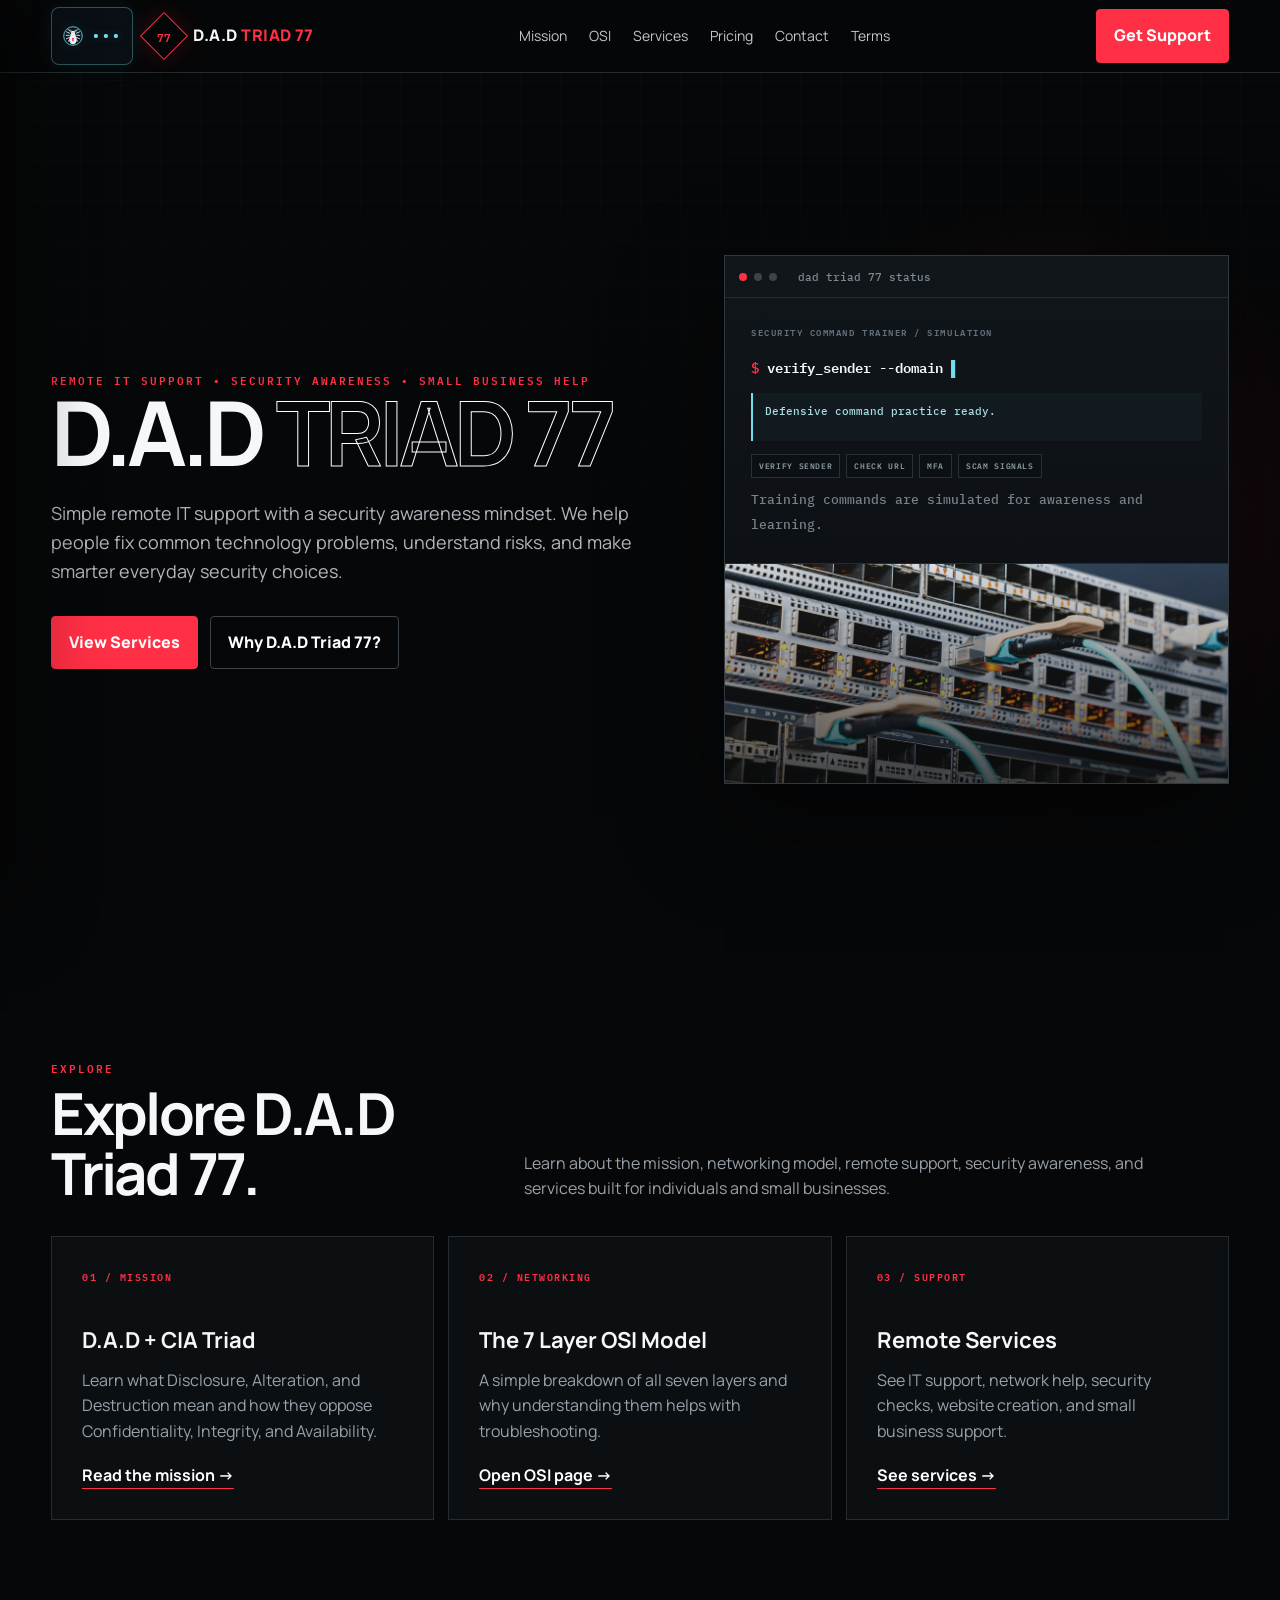
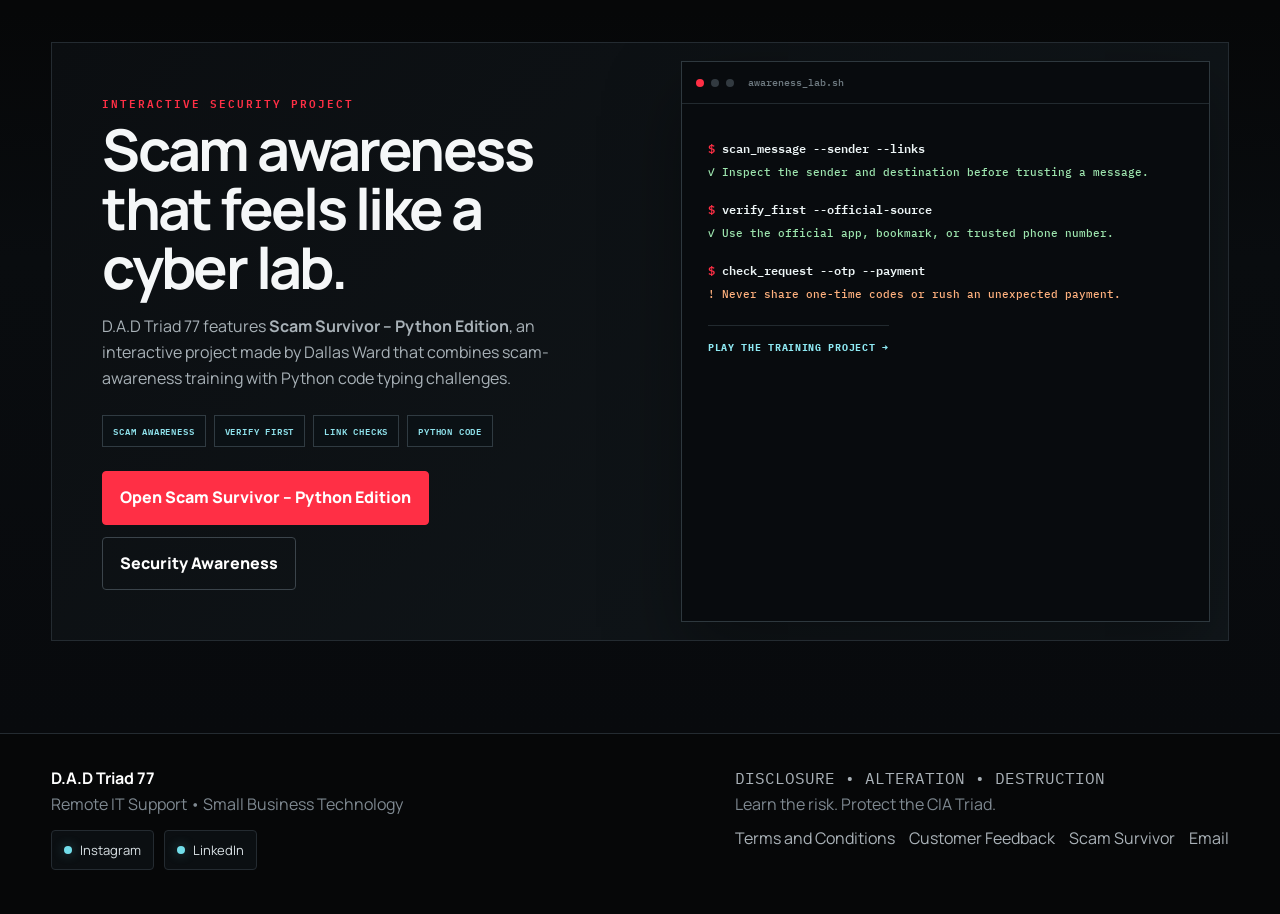
<file: index.html>
<!doctype html><html lang="en"><head><meta charset="utf-8"><meta name="viewport" content="width=device-width,initial-scale=1"><title>D.A.D Triad 77 | Remote IT Support</title><link rel="preconnect" href="https://fonts.googleapis.com"><link rel="preconnect" href="https://fonts.gstatic.com" crossorigin><link href="https://fonts.googleapis.com/css2?family=IBM+Plex+Mono:wght@400;500;600&family=Manrope:wght@400;500;600;700;800&display=swap" rel="stylesheet"><link rel="stylesheet" href="styles.css"></head><body><nav><div class="shell nav"><div class="nav-left"><button class="spider-toggle" id="menuToggle" aria-label="Open menu" aria-expanded="false" aria-controls="siteDrawer"><svg class="spider-icon-svg" viewBox="0 0 64 64" aria-hidden="true" xmlns="http://www.w3.org/2000/svg"><circle cx="32" cy="32" r="27" fill="none" stroke="#72deea" stroke-width="2.5"/><g fill="none" stroke="#ecfbff" stroke-width="2.6" stroke-linecap="round" stroke-linejoin="round"><path d="M24 19 L18 13"/><path d="M22 24 L13 20"/><path d="M21 30 L12 30"/><path d="M22 36 L13 40"/><path d="M24 42 L18 47"/><path d="M40 19 L46 13"/><path d="M42 24 L51 20"/><path d="M43 30 L52 30"/><path d="M42 36 L51 40"/><path d="M40 42 L46 47"/><path d="M28 18 L24 14"/><path d="M36 18 L40 14"/></g><ellipse cx="32" cy="22" rx="6.5" ry="5.5" fill="#ecfbff"/><ellipse cx="32" cy="31" rx="8" ry="8" fill="#ecfbff"/><ellipse cx="32" cy="43" rx="11" ry="13" fill="#ecfbff"/><path d="M28.5 38 H35.5 L33.3 43 H35.5 L32 48 L28.5 43 H30.7 Z" fill="#ff2f45"/><circle cx="29" cy="21" r="1" fill="#091015"/><circle cx="35" cy="21" r="1" fill="#091015"/></svg></button><a class="logo" href="index.html"><span class="mark"><b>77</b></span><div>D.A.D <span>TRIAD 77</span></div></a></div><div class="desktop-links"><a class="" href="mission.html">Mission</a><a class="" href="osi.html">OSI</a><a class="" href="services.html">Services</a><a class="" href="pricing.html">Pricing</a><a class="" href="contact.html">Contact</a><a class="" href="terms.html">Terms</a></div><div class="nav-actions"><a class="btn desktop-btn" href="contact.html">Get Support</a></div></div><div class="drawer-overlay" id="drawerOverlay"></div><aside class="drawer" id="siteDrawer"><div class="drawer-head"><div class="drawer-brand-wrap"><div class="drawer-logo"><svg class="spider-icon-svg" viewBox="0 0 64 64" aria-hidden="true" xmlns="http://www.w3.org/2000/svg"><circle cx="32" cy="32" r="27" fill="none" stroke="#72deea" stroke-width="2.5"/><g fill="none" stroke="#ecfbff" stroke-width="2.6" stroke-linecap="round" stroke-linejoin="round"><path d="M24 19 L18 13"/><path d="M22 24 L13 20"/><path d="M21 30 L12 30"/><path d="M22 36 L13 40"/><path d="M24 42 L18 47"/><path d="M40 19 L46 13"/><path d="M42 24 L51 20"/><path d="M43 30 L52 30"/><path d="M42 36 L51 40"/><path d="M40 42 L46 47"/><path d="M28 18 L24 14"/><path d="M36 18 L40 14"/></g><ellipse cx="32" cy="22" rx="6.5" ry="5.5" fill="#ecfbff"/><ellipse cx="32" cy="31" rx="8" ry="8" fill="#ecfbff"/><ellipse cx="32" cy="43" rx="11" ry="13" fill="#ecfbff"/><path d="M28.5 38 H35.5 L33.3 43 H35.5 L32 48 L28.5 43 H30.7 Z" fill="#ff2f45"/><circle cx="29" cy="21" r="1" fill="#091015"/><circle cx="35" cy="21" r="1" fill="#091015"/></svg></div><div class="drawer-brand">D.A.D Triad 77<span>Remote IT and Security Awareness</span></div></div><button class="drawer-close" id="menuClose" aria-label="Close menu">×</button></div><div class="drawer-kicker">Navigate</div><div class="drawer-links"><a class="active" href="index.html">Home</a><a class="" href="services.html">Services</a><a class="" href="mission.html">About and Mission</a><a class="" href="osi.html">OSI Model</a><a class="" href="pricing.html">Pricing</a><a class="" href="contact.html">Contact</a><a class="" href="terms.html">Terms</a><a href="scam-survivor.html" >Scam Survivor</a><a class="support-link" href="contact.html">Get Support</a></div><div class="drawer-note"><span class="mini">D.A.D model</span><b>Disclosure • Alteration • Destruction</b><br>Learn the risk. Protect the CIA Triad.</div></aside></nav>
<main><section class="hero"><div class="shell hero-grid"><div><div class="overline">Remote IT support • Security awareness • Small business help</div><h1>D.A.D <em>TRIAD 77</em></h1><p>Simple remote IT support with a security awareness mindset. We help people fix common technology problems, understand risks, and make smarter everyday security choices.</p><div class="actions"><a class="btn" href="services.html">View Services</a><a class="btn alt" href="mission.html">Why D.A.D Triad 77?</a></div></div><div class="console"><div class="console-top"><span class="dot"></span><span class="dot"></span><span class="dot"></span>&nbsp; dad triad 77 status</div><div class="console-body command-trainer"><div class="terminal-label">SECURITY COMMAND TRAINER / SIMULATION</div><div class="terminal-line"><span class="prompt">$</span> <span id="commandType"></span><span class="terminal-caret">▌</span></div><div class="terminal-result" id="commandResult">Defensive command practice ready.</div><div class="terminal-hints"><span>VERIFY SENDER</span><span>CHECK URL</span><span>MFA</span><span>SCAM SIGNALS</span></div><div class="dim">Training commands are simulated for awareness and learning.</div></div><div class="console-photo"></div></div></div></section>
<section><div class="shell"><div class="head"><div><div class="eyebrow">Explore</div><h2>Explore D.A.D Triad 77.</h2></div><p>Learn about the mission, networking model, remote support, security awareness, and services built for individuals and small businesses.</p></div><div class="grid3"><article class="card"><div class="tag">01 / Mission</div><h3>D.A.D + CIA Triad</h3><p>Learn what Disclosure, Alteration, and Destruction mean and how they oppose Confidentiality, Integrity, and Availability.</p><a class="linkline" href="mission.html">Read the mission →</a></article><article class="card"><div class="tag">02 / Networking</div><h3>The 7 Layer OSI Model</h3><p>A simple breakdown of all seven layers and why understanding them helps with troubleshooting.</p><a class="linkline" href="osi.html">Open OSI page →</a></article><article class="card"><div class="tag">03 / Support</div><h3>Remote Services</h3><p>See IT support, network help, security checks, website creation, and small business support.</p><a class="linkline" href="services.html">See services →</a></article></div></div></section>
<section class="cyber-lab-section" id="scam-training"><div class="shell cyber-lab"><div class="cyber-lab-copy"><div class="eyebrow">Interactive security project</div><h2>Scam awareness that feels like a cyber lab.</h2><p>D.A.D Triad 77 features <b>Scam Survivor – Python Edition</b>, an interactive project made by Dallas Ward that combines scam-awareness training with Python code typing challenges.</p><div class="lab-tags"><span>Scam Awareness</span><span>Verify First</span><span>Link Checks</span><span>Python Code</span></div><div class="actions"><a class="btn" href="scam-survivor.html" >Open Scam Survivor – Python Edition</a><a class="btn alt" href="mission.html">Security Awareness</a></div></div><div class="training-card"><div class="training-card-top"><span></span><span></span><span></span><b>awareness_lab.sh</b></div><div class="training-card-body"><code><i>$</i> scan_message --sender --links</code><p class="safe-line">✓ Inspect the sender and destination before trusting a message.</p><code><i>$</i> verify_first --official-source</code><p class="safe-line">✓ Use the official app, bookmark, or trusted phone number.</p><code><i>$</i> check_request --otp --payment</code><p class="warn-line">! Never share one-time codes or rush an unexpected payment.</p><a class="mini-project-link" href="scam-survivor.html" >PLAY THE TRAINING PROJECT →</a></div></div></div></section></main><footer><div class="shell foot"><div><b>D.A.D Triad 77</b><br>Remote IT Support • Small Business Technology<div class="social-links"><a href="https://www.instagram.com/dadtriad77/" target="_blank" rel="noopener noreferrer"><span class="social-dot"></span>Instagram</a><a href="https://www.linkedin.com/in/dallas-ward-225978311/" target="_blank" rel="noopener noreferrer"><span class="social-dot"></span>LinkedIn</a></div></div><div><code>DISCLOSURE • ALTERATION • DESTRUCTION</code><br>Learn the risk. Protect the CIA Triad.<div class="foot-links"><a href="terms.html">Terms and Conditions</a><a href="https://docs.google.com/forms/d/1h--1_92MQBdJvN_ghJHicaZMdFjnU28vCCEUIYleEZo/viewform" target="_blank" rel="noopener noreferrer">Customer Feedback</a><a href="scam-survivor.html">Scam Survivor</a><a href="mailto:dadtriad77@gmail.com">Email</a></div></div></div></footer><script>(function(){const btn=document.getElementById("menuToggle"),drawer=document.getElementById("siteDrawer"),overlay=document.getElementById("drawerOverlay"),closeBtn=document.getElementById("menuClose");if(!btn||!drawer||!overlay)return;function openMenu(){drawer.classList.add("open");overlay.classList.add("open");btn.setAttribute("aria-expanded","true");document.body.style.overflow="hidden";}function closeMenu(){drawer.classList.remove("open");overlay.classList.remove("open");btn.setAttribute("aria-expanded","false");document.body.style.overflow="";}btn.addEventListener("click",openMenu);overlay.addEventListener("click",closeMenu);if(closeBtn)closeBtn.addEventListener("click",closeMenu);drawer.querySelectorAll("a").forEach(a=>a.addEventListener("click",closeMenu));document.addEventListener("keydown",e=>{if(e.key==="Escape")closeMenu();});})();</script><script>(function(){const target=document.getElementById("commandType"),result=document.getElementById("commandResult");if(!target||!result)return;const demos=[{cmd:'verify_sender --domain "account-alert.example"',out:'[TRAINING] Check the full sender address and domain.'},{cmd:'inspect_url --source "unexpected-message"',out:'[TRAINING] Open the official site yourself instead of using the message link.'},{cmd:'check_mfa --status',out:'[SAFE] Enable MFA on important accounts whenever possible.'},{cmd:'scan_message --urgency --payment-request',out:'[WARNING] Urgency plus an unexpected payment request is a common scam signal.'}];let d=0,c=0,erasing=false;function tick(){const item=demos[d];if(!erasing){target.textContent=item.cmd.slice(0,++c);if(c===item.cmd.length){result.textContent=item.out;erasing=true;return setTimeout(tick,1900)}}else{target.textContent=item.cmd.slice(0,--c);if(c===0){erasing=false;d=(d+1)%demos.length;result.textContent='Running simulated defensive command…';return setTimeout(tick,400)}}setTimeout(tick,erasing?22:42)}setTimeout(tick,700)})();</script></body></html>
</file>
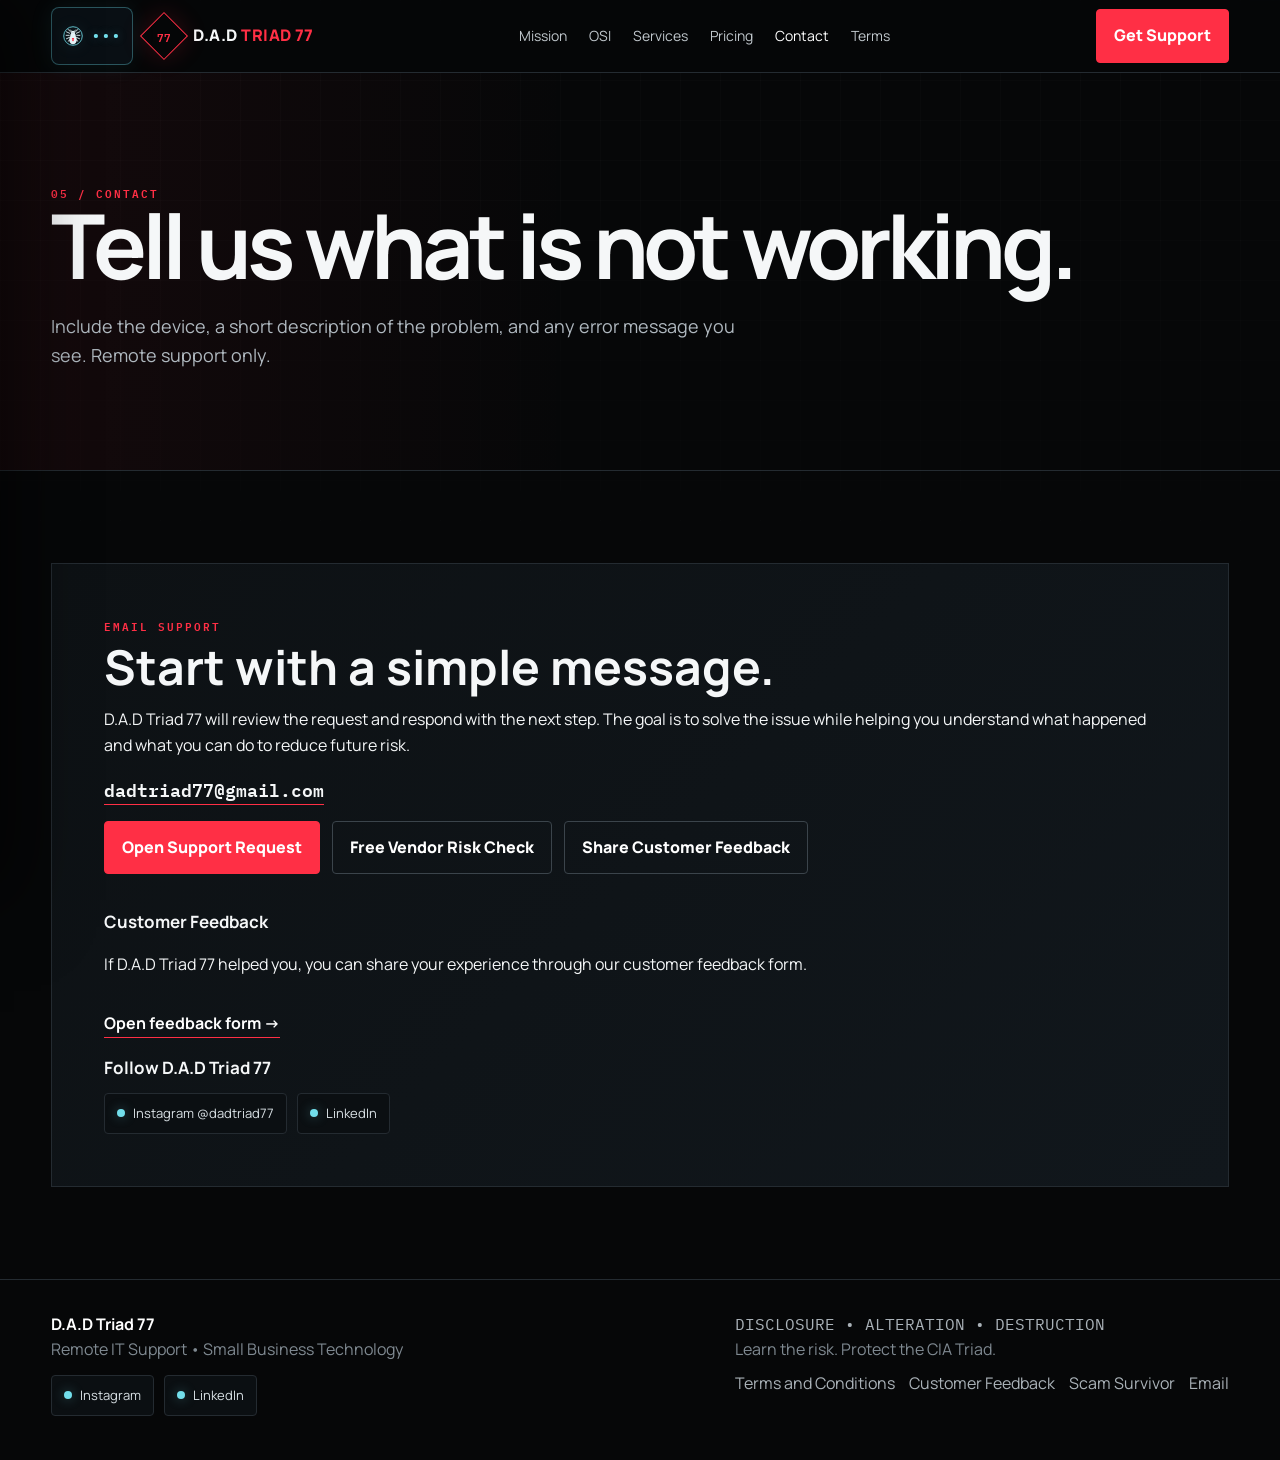
<file: contact.html>
<!doctype html><html lang="en"><head><meta charset="utf-8"><meta name="viewport" content="width=device-width,initial-scale=1"><title>Contact | D.A.D Triad 77</title><link rel="preconnect" href="https://fonts.googleapis.com"><link rel="preconnect" href="https://fonts.gstatic.com" crossorigin><link href="https://fonts.googleapis.com/css2?family=IBM+Plex+Mono:wght@400;500;600&family=Manrope:wght@400;500;600;700;800&display=swap" rel="stylesheet"><link rel="stylesheet" href="styles.css"></head><body><nav><div class="shell nav"><div class="nav-left"><button class="spider-toggle" id="menuToggle" aria-label="Open menu" aria-expanded="false" aria-controls="siteDrawer"><svg class="spider-icon-svg" viewBox="0 0 64 64" aria-hidden="true" xmlns="http://www.w3.org/2000/svg"><circle cx="32" cy="32" r="27" fill="none" stroke="#72deea" stroke-width="2.5"/><g fill="none" stroke="#ecfbff" stroke-width="2.6" stroke-linecap="round" stroke-linejoin="round"><path d="M24 19 L18 13"/><path d="M22 24 L13 20"/><path d="M21 30 L12 30"/><path d="M22 36 L13 40"/><path d="M24 42 L18 47"/><path d="M40 19 L46 13"/><path d="M42 24 L51 20"/><path d="M43 30 L52 30"/><path d="M42 36 L51 40"/><path d="M40 42 L46 47"/><path d="M28 18 L24 14"/><path d="M36 18 L40 14"/></g><ellipse cx="32" cy="22" rx="6.5" ry="5.5" fill="#ecfbff"/><ellipse cx="32" cy="31" rx="8" ry="8" fill="#ecfbff"/><ellipse cx="32" cy="43" rx="11" ry="13" fill="#ecfbff"/><path d="M28.5 38 H35.5 L33.3 43 H35.5 L32 48 L28.5 43 H30.7 Z" fill="#ff2f45"/><circle cx="29" cy="21" r="1" fill="#091015"/><circle cx="35" cy="21" r="1" fill="#091015"/></svg></button><a class="logo" href="index.html"><span class="mark"><b>77</b></span><div>D.A.D <span>TRIAD 77</span></div></a></div><div class="desktop-links"><a class="" href="mission.html">Mission</a><a class="" href="osi.html">OSI</a><a class="" href="services.html">Services</a><a class="" href="pricing.html">Pricing</a><a class="active" href="contact.html">Contact</a><a class="" href="terms.html">Terms</a></div><div class="nav-actions"><a class="btn desktop-btn" href="contact.html">Get Support</a></div></div><div class="drawer-overlay" id="drawerOverlay"></div><aside class="drawer" id="siteDrawer"><div class="drawer-head"><div class="drawer-brand-wrap"><div class="drawer-logo"><svg class="spider-icon-svg" viewBox="0 0 64 64" aria-hidden="true" xmlns="http://www.w3.org/2000/svg"><circle cx="32" cy="32" r="27" fill="none" stroke="#72deea" stroke-width="2.5"/><g fill="none" stroke="#ecfbff" stroke-width="2.6" stroke-linecap="round" stroke-linejoin="round"><path d="M24 19 L18 13"/><path d="M22 24 L13 20"/><path d="M21 30 L12 30"/><path d="M22 36 L13 40"/><path d="M24 42 L18 47"/><path d="M40 19 L46 13"/><path d="M42 24 L51 20"/><path d="M43 30 L52 30"/><path d="M42 36 L51 40"/><path d="M40 42 L46 47"/><path d="M28 18 L24 14"/><path d="M36 18 L40 14"/></g><ellipse cx="32" cy="22" rx="6.5" ry="5.5" fill="#ecfbff"/><ellipse cx="32" cy="31" rx="8" ry="8" fill="#ecfbff"/><ellipse cx="32" cy="43" rx="11" ry="13" fill="#ecfbff"/><path d="M28.5 38 H35.5 L33.3 43 H35.5 L32 48 L28.5 43 H30.7 Z" fill="#ff2f45"/><circle cx="29" cy="21" r="1" fill="#091015"/><circle cx="35" cy="21" r="1" fill="#091015"/></svg></div><div class="drawer-brand">D.A.D Triad 77<span>Remote IT and Security Awareness</span></div></div><button class="drawer-close" id="menuClose" aria-label="Close menu">×</button></div><div class="drawer-kicker">Navigate</div><div class="drawer-links"><a class="" href="index.html">Home</a><a class="" href="services.html">Services</a><a class="" href="mission.html">About and Mission</a><a class="" href="osi.html">OSI Model</a><a class="" href="pricing.html">Pricing</a><a class="active" href="contact.html">Contact</a><a class="" href="terms.html">Terms</a><a href="scam-survivor.html" >Scam Survivor</a><a class="support-link" href="contact.html">Get Support</a></div><div class="drawer-note"><span class="mini">D.A.D model</span><b>Disclosure • Alteration • Destruction</b><br>Learn the risk. Protect the CIA Triad.</div></aside></nav><main><section class="page-hero"><div class="shell"><div class="eyebrow">05 / Contact</div><h1>Tell us what is not working.</h1><p>Include the device, a short description of the problem, and any error message you see. Remote support only.</p></div></section><section><div class="shell contact-box"><div class="eyebrow">Email support</div><h2>Start with a simple message.</h2><p>D.A.D Triad 77 will review the request and respond with the next step. The goal is to solve the issue while helping you understand what happened and what you can do to reduce future risk.</p><p><a class="email" href="mailto:dadtriad77@gmail.com">dadtriad77@gmail.com</a></p><div class="actions"><a class="btn" href="mailto:dadtriad77@gmail.com?subject=D.A.D%20Triad%2077%20Support%20Request">Open Support Request</a><a class="btn alt" href="mailto:dadtriad77@gmail.com?subject=Free%20Vendor%20Risk%20Check">Free Vendor Risk Check</a><a class="btn alt" href="https://docs.google.com/forms/d/1h--1_92MQBdJvN_ghJHicaZMdFjnU28vCCEUIYleEZo/viewform" target="_blank" rel="noopener noreferrer">Share Customer Feedback</a><div class="contact-social"><h3>Customer Feedback</h3><p>If D.A.D Triad 77 helped you, you can share your experience through our customer feedback form.</p><p><a class="linkline" href="https://docs.google.com/forms/d/1h--1_92MQBdJvN_ghJHicaZMdFjnU28vCCEUIYleEZo/viewform" target="_blank" rel="noopener noreferrer">Open feedback form →</a></p><h3>Follow D.A.D Triad 77</h3><div class="social-links"><a href="https://www.instagram.com/dadtriad77/" target="_blank" rel="noopener noreferrer"><span class="social-dot"></span>Instagram @dadtriad77</a><a href="https://www.linkedin.com/in/dallas-ward-225978311/" target="_blank" rel="noopener noreferrer"><span class="social-dot"></span>LinkedIn</a></div></div></div></div></section></main><footer><div class="shell foot"><div><b>D.A.D Triad 77</b><br>Remote IT Support • Small Business Technology<div class="social-links"><a href="https://www.instagram.com/dadtriad77/" target="_blank" rel="noopener noreferrer"><span class="social-dot"></span>Instagram</a><a href="https://www.linkedin.com/in/dallas-ward-225978311/" target="_blank" rel="noopener noreferrer"><span class="social-dot"></span>LinkedIn</a></div></div><div><code>DISCLOSURE • ALTERATION • DESTRUCTION</code><br>Learn the risk. Protect the CIA Triad.<div class="foot-links"><a href="terms.html">Terms and Conditions</a><a href="https://docs.google.com/forms/d/1h--1_92MQBdJvN_ghJHicaZMdFjnU28vCCEUIYleEZo/viewform" target="_blank" rel="noopener noreferrer">Customer Feedback</a><a href="scam-survivor.html">Scam Survivor</a><a href="mailto:dadtriad77@gmail.com">Email</a></div></div></div></footer><script>(function(){const btn=document.getElementById("menuToggle"),drawer=document.getElementById("siteDrawer"),overlay=document.getElementById("drawerOverlay"),closeBtn=document.getElementById("menuClose");if(!btn||!drawer||!overlay)return;function openMenu(){drawer.classList.add("open");overlay.classList.add("open");btn.setAttribute("aria-expanded","true");document.body.style.overflow="hidden";}function closeMenu(){drawer.classList.remove("open");overlay.classList.remove("open");btn.setAttribute("aria-expanded","false");document.body.style.overflow="";}btn.addEventListener("click",openMenu);overlay.addEventListener("click",closeMenu);if(closeBtn)closeBtn.addEventListener("click",closeMenu);drawer.querySelectorAll("a").forEach(a=>a.addEventListener("click",closeMenu));document.addEventListener("keydown",e=>{if(e.key==="Escape")closeMenu();});})();</script></body></html>
</file>
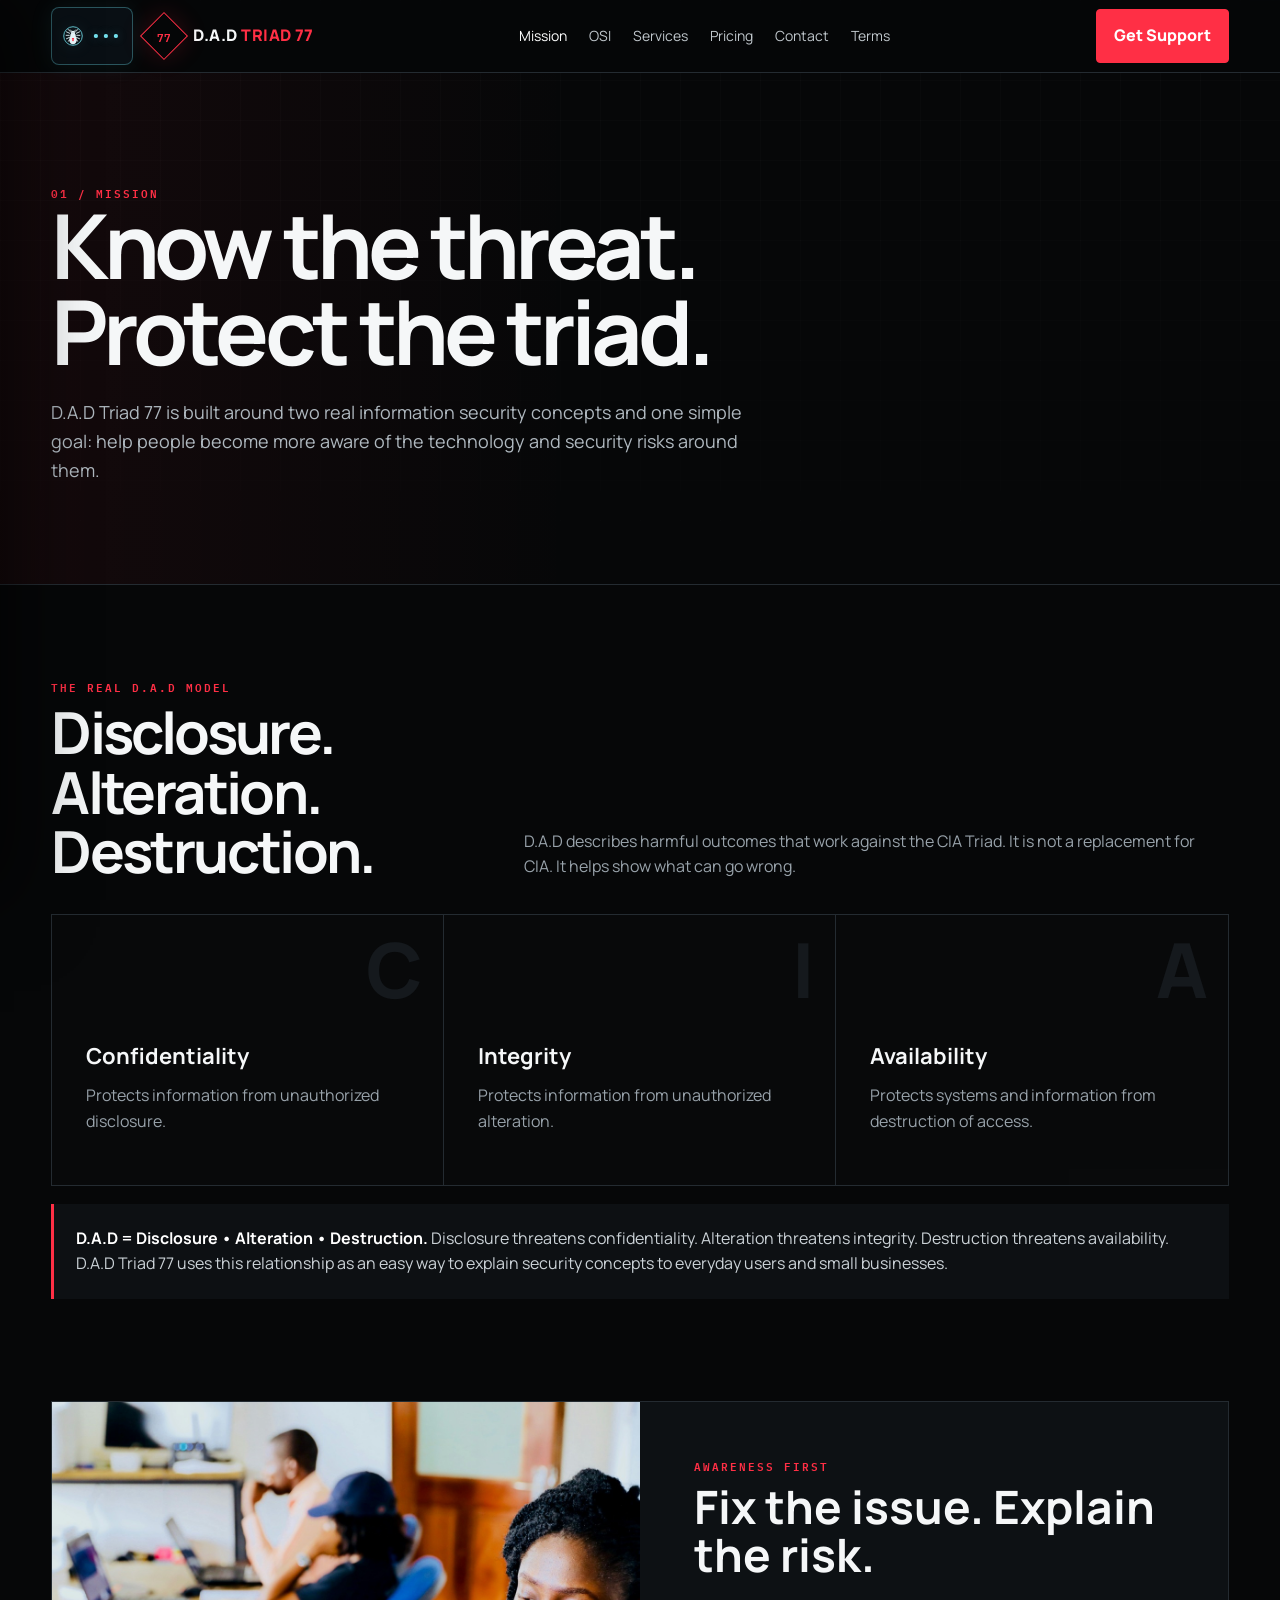
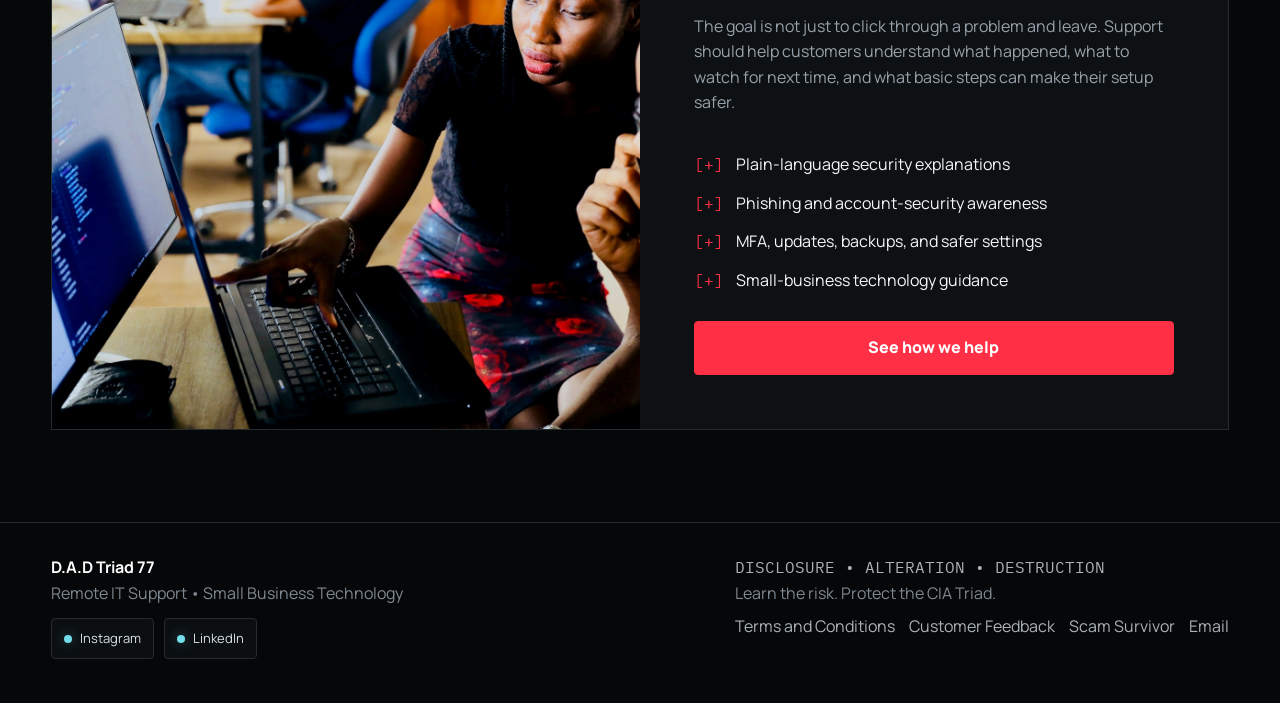
<file: mission.html>
<!doctype html><html lang="en"><head><meta charset="utf-8"><meta name="viewport" content="width=device-width,initial-scale=1"><title>Mission | D.A.D Triad 77</title><link rel="preconnect" href="https://fonts.googleapis.com"><link rel="preconnect" href="https://fonts.gstatic.com" crossorigin><link href="https://fonts.googleapis.com/css2?family=IBM+Plex+Mono:wght@400;500;600&family=Manrope:wght@400;500;600;700;800&display=swap" rel="stylesheet"><link rel="stylesheet" href="styles.css"></head><body><nav><div class="shell nav"><div class="nav-left"><button class="spider-toggle" id="menuToggle" aria-label="Open menu" aria-expanded="false" aria-controls="siteDrawer"><svg class="spider-icon-svg" viewBox="0 0 64 64" aria-hidden="true" xmlns="http://www.w3.org/2000/svg"><circle cx="32" cy="32" r="27" fill="none" stroke="#72deea" stroke-width="2.5"/><g fill="none" stroke="#ecfbff" stroke-width="2.6" stroke-linecap="round" stroke-linejoin="round"><path d="M24 19 L18 13"/><path d="M22 24 L13 20"/><path d="M21 30 L12 30"/><path d="M22 36 L13 40"/><path d="M24 42 L18 47"/><path d="M40 19 L46 13"/><path d="M42 24 L51 20"/><path d="M43 30 L52 30"/><path d="M42 36 L51 40"/><path d="M40 42 L46 47"/><path d="M28 18 L24 14"/><path d="M36 18 L40 14"/></g><ellipse cx="32" cy="22" rx="6.5" ry="5.5" fill="#ecfbff"/><ellipse cx="32" cy="31" rx="8" ry="8" fill="#ecfbff"/><ellipse cx="32" cy="43" rx="11" ry="13" fill="#ecfbff"/><path d="M28.5 38 H35.5 L33.3 43 H35.5 L32 48 L28.5 43 H30.7 Z" fill="#ff2f45"/><circle cx="29" cy="21" r="1" fill="#091015"/><circle cx="35" cy="21" r="1" fill="#091015"/></svg></button><a class="logo" href="index.html"><span class="mark"><b>77</b></span><div>D.A.D <span>TRIAD 77</span></div></a></div><div class="desktop-links"><a class="active" href="mission.html">Mission</a><a class="" href="osi.html">OSI</a><a class="" href="services.html">Services</a><a class="" href="pricing.html">Pricing</a><a class="" href="contact.html">Contact</a><a class="" href="terms.html">Terms</a></div><div class="nav-actions"><a class="btn desktop-btn" href="contact.html">Get Support</a></div></div><div class="drawer-overlay" id="drawerOverlay"></div><aside class="drawer" id="siteDrawer"><div class="drawer-head"><div class="drawer-brand-wrap"><div class="drawer-logo"><svg class="spider-icon-svg" viewBox="0 0 64 64" aria-hidden="true" xmlns="http://www.w3.org/2000/svg"><circle cx="32" cy="32" r="27" fill="none" stroke="#72deea" stroke-width="2.5"/><g fill="none" stroke="#ecfbff" stroke-width="2.6" stroke-linecap="round" stroke-linejoin="round"><path d="M24 19 L18 13"/><path d="M22 24 L13 20"/><path d="M21 30 L12 30"/><path d="M22 36 L13 40"/><path d="M24 42 L18 47"/><path d="M40 19 L46 13"/><path d="M42 24 L51 20"/><path d="M43 30 L52 30"/><path d="M42 36 L51 40"/><path d="M40 42 L46 47"/><path d="M28 18 L24 14"/><path d="M36 18 L40 14"/></g><ellipse cx="32" cy="22" rx="6.5" ry="5.5" fill="#ecfbff"/><ellipse cx="32" cy="31" rx="8" ry="8" fill="#ecfbff"/><ellipse cx="32" cy="43" rx="11" ry="13" fill="#ecfbff"/><path d="M28.5 38 H35.5 L33.3 43 H35.5 L32 48 L28.5 43 H30.7 Z" fill="#ff2f45"/><circle cx="29" cy="21" r="1" fill="#091015"/><circle cx="35" cy="21" r="1" fill="#091015"/></svg></div><div class="drawer-brand">D.A.D Triad 77<span>Remote IT and Security Awareness</span></div></div><button class="drawer-close" id="menuClose" aria-label="Close menu">×</button></div><div class="drawer-kicker">Navigate</div><div class="drawer-links"><a class="" href="index.html">Home</a><a class="" href="services.html">Services</a><a class="active" href="mission.html">About and Mission</a><a class="" href="osi.html">OSI Model</a><a class="" href="pricing.html">Pricing</a><a class="" href="contact.html">Contact</a><a class="" href="terms.html">Terms</a><a href="scam-survivor.html" >Scam Survivor</a><a class="support-link" href="contact.html">Get Support</a></div><div class="drawer-note"><span class="mini">D.A.D model</span><b>Disclosure • Alteration • Destruction</b><br>Learn the risk. Protect the CIA Triad.</div></aside></nav><main><section class="page-hero"><div class="shell"><div class="eyebrow">01 / Mission</div><h1>Know the threat.<br>Protect the triad.</h1><p>D.A.D Triad 77 is built around two real information security concepts and one simple goal: help people become more aware of the technology and security risks around them.</p></div></section><section><div class="shell"><div class="head"><div><div class="eyebrow">The real D.A.D model</div><h2>Disclosure. Alteration. Destruction.</h2></div><p>D.A.D describes harmful outcomes that work against the CIA Triad. It is not a replacement for CIA. It helps show what can go wrong.</p></div><div class="triad"><article><div class="letter">C</div><h3>Confidentiality</h3><p>Protects information from unauthorized disclosure.</p></article><article><div class="letter">I</div><h3>Integrity</h3><p>Protects information from unauthorized alteration.</p></article><article><div class="letter">A</div><h3>Availability</h3><p>Protects systems and information from destruction of access.</p></article></div><div class="dadline"><b>D.A.D = Disclosure • Alteration • Destruction.</b> Disclosure threatens confidentiality. Alteration threatens integrity. Destruction threatens availability. D.A.D Triad 77 uses this relationship as an easy way to explain security concepts to everyday users and small businesses.</div></div></section><section style="padding-top:10px"><div class="shell split-photo"><div class="photo-team"></div><div class="copy"><div class="eyebrow">Awareness first</div><h2>Fix the issue. Explain the risk.</h2><p>The goal is not just to click through a problem and leave. Support should help customers understand what happened, what to watch for next time, and what basic steps can make their setup safer.</p><div class="checks"><div class="check"><i>[+]</i><span>Plain-language security explanations</span></div><div class="check"><i>[+]</i><span>Phishing and account-security awareness</span></div><div class="check"><i>[+]</i><span>MFA, updates, backups, and safer settings</span></div><div class="check"><i>[+]</i><span>Small-business technology guidance</span></div></div><a class="btn" href="services.html">See how we help</a></div></div></section></main><footer><div class="shell foot"><div><b>D.A.D Triad 77</b><br>Remote IT Support • Small Business Technology<div class="social-links"><a href="https://www.instagram.com/dadtriad77/" target="_blank" rel="noopener noreferrer"><span class="social-dot"></span>Instagram</a><a href="https://www.linkedin.com/in/dallas-ward-225978311/" target="_blank" rel="noopener noreferrer"><span class="social-dot"></span>LinkedIn</a></div></div><div><code>DISCLOSURE • ALTERATION • DESTRUCTION</code><br>Learn the risk. Protect the CIA Triad.<div class="foot-links"><a href="terms.html">Terms and Conditions</a><a href="https://docs.google.com/forms/d/1h--1_92MQBdJvN_ghJHicaZMdFjnU28vCCEUIYleEZo/viewform" target="_blank" rel="noopener noreferrer">Customer Feedback</a><a href="scam-survivor.html">Scam Survivor</a><a href="mailto:dadtriad77@gmail.com">Email</a></div></div></div></footer><script>(function(){const btn=document.getElementById("menuToggle"),drawer=document.getElementById("siteDrawer"),overlay=document.getElementById("drawerOverlay"),closeBtn=document.getElementById("menuClose");if(!btn||!drawer||!overlay)return;function openMenu(){drawer.classList.add("open");overlay.classList.add("open");btn.setAttribute("aria-expanded","true");document.body.style.overflow="hidden";}function closeMenu(){drawer.classList.remove("open");overlay.classList.remove("open");btn.setAttribute("aria-expanded","false");document.body.style.overflow="";}btn.addEventListener("click",openMenu);overlay.addEventListener("click",closeMenu);if(closeBtn)closeBtn.addEventListener("click",closeMenu);drawer.querySelectorAll("a").forEach(a=>a.addEventListener("click",closeMenu));document.addEventListener("keydown",e=>{if(e.key==="Escape")closeMenu();});})();</script></body></html>
</file>
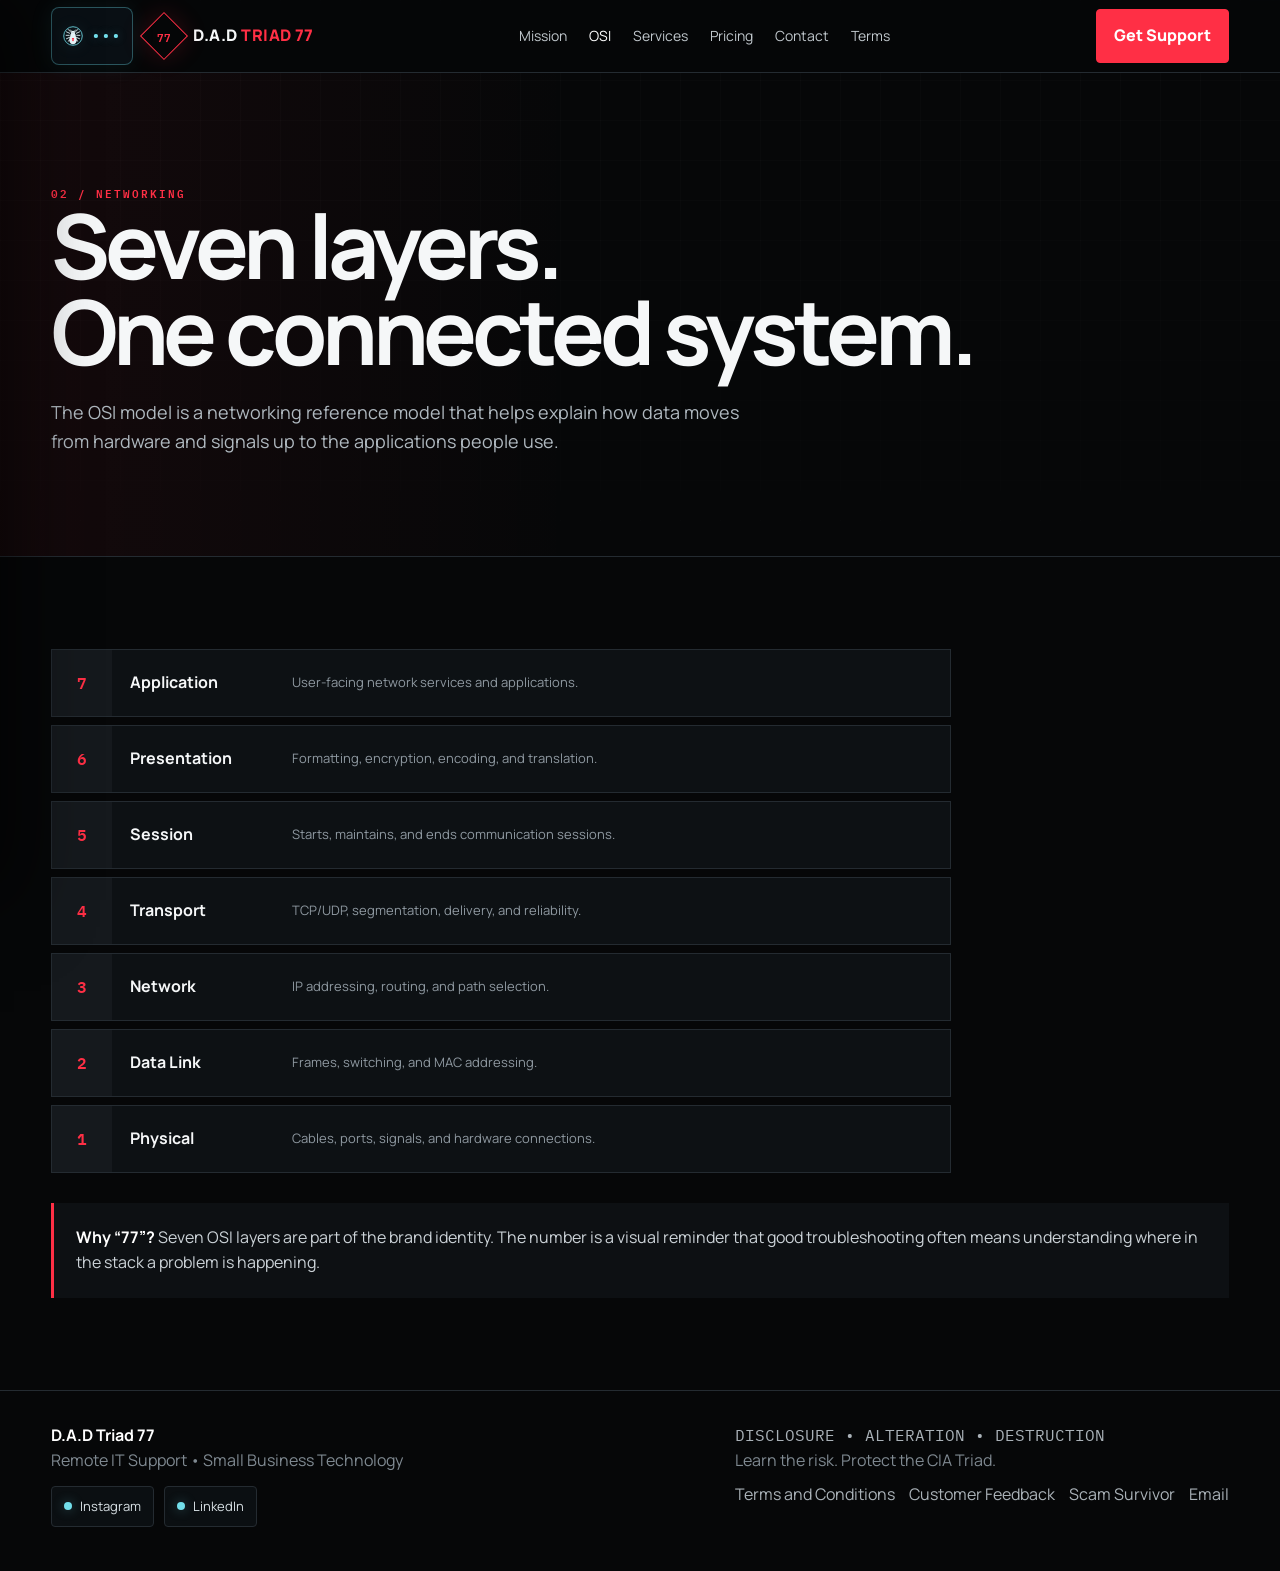
<file: osi.html>
<!doctype html><html lang="en"><head><meta charset="utf-8"><meta name="viewport" content="width=device-width,initial-scale=1"><title>OSI Model | D.A.D Triad 77</title><link rel="preconnect" href="https://fonts.googleapis.com"><link rel="preconnect" href="https://fonts.gstatic.com" crossorigin><link href="https://fonts.googleapis.com/css2?family=IBM+Plex+Mono:wght@400;500;600&family=Manrope:wght@400;500;600;700;800&display=swap" rel="stylesheet"><link rel="stylesheet" href="styles.css"></head><body><nav><div class="shell nav"><div class="nav-left"><button class="spider-toggle" id="menuToggle" aria-label="Open menu" aria-expanded="false" aria-controls="siteDrawer"><svg class="spider-icon-svg" viewBox="0 0 64 64" aria-hidden="true" xmlns="http://www.w3.org/2000/svg"><circle cx="32" cy="32" r="27" fill="none" stroke="#72deea" stroke-width="2.5"/><g fill="none" stroke="#ecfbff" stroke-width="2.6" stroke-linecap="round" stroke-linejoin="round"><path d="M24 19 L18 13"/><path d="M22 24 L13 20"/><path d="M21 30 L12 30"/><path d="M22 36 L13 40"/><path d="M24 42 L18 47"/><path d="M40 19 L46 13"/><path d="M42 24 L51 20"/><path d="M43 30 L52 30"/><path d="M42 36 L51 40"/><path d="M40 42 L46 47"/><path d="M28 18 L24 14"/><path d="M36 18 L40 14"/></g><ellipse cx="32" cy="22" rx="6.5" ry="5.5" fill="#ecfbff"/><ellipse cx="32" cy="31" rx="8" ry="8" fill="#ecfbff"/><ellipse cx="32" cy="43" rx="11" ry="13" fill="#ecfbff"/><path d="M28.5 38 H35.5 L33.3 43 H35.5 L32 48 L28.5 43 H30.7 Z" fill="#ff2f45"/><circle cx="29" cy="21" r="1" fill="#091015"/><circle cx="35" cy="21" r="1" fill="#091015"/></svg></button><a class="logo" href="index.html"><span class="mark"><b>77</b></span><div>D.A.D <span>TRIAD 77</span></div></a></div><div class="desktop-links"><a class="" href="mission.html">Mission</a><a class="active" href="osi.html">OSI</a><a class="" href="services.html">Services</a><a class="" href="pricing.html">Pricing</a><a class="" href="contact.html">Contact</a><a class="" href="terms.html">Terms</a></div><div class="nav-actions"><a class="btn desktop-btn" href="contact.html">Get Support</a></div></div><div class="drawer-overlay" id="drawerOverlay"></div><aside class="drawer" id="siteDrawer"><div class="drawer-head"><div class="drawer-brand-wrap"><div class="drawer-logo"><svg class="spider-icon-svg" viewBox="0 0 64 64" aria-hidden="true" xmlns="http://www.w3.org/2000/svg"><circle cx="32" cy="32" r="27" fill="none" stroke="#72deea" stroke-width="2.5"/><g fill="none" stroke="#ecfbff" stroke-width="2.6" stroke-linecap="round" stroke-linejoin="round"><path d="M24 19 L18 13"/><path d="M22 24 L13 20"/><path d="M21 30 L12 30"/><path d="M22 36 L13 40"/><path d="M24 42 L18 47"/><path d="M40 19 L46 13"/><path d="M42 24 L51 20"/><path d="M43 30 L52 30"/><path d="M42 36 L51 40"/><path d="M40 42 L46 47"/><path d="M28 18 L24 14"/><path d="M36 18 L40 14"/></g><ellipse cx="32" cy="22" rx="6.5" ry="5.5" fill="#ecfbff"/><ellipse cx="32" cy="31" rx="8" ry="8" fill="#ecfbff"/><ellipse cx="32" cy="43" rx="11" ry="13" fill="#ecfbff"/><path d="M28.5 38 H35.5 L33.3 43 H35.5 L32 48 L28.5 43 H30.7 Z" fill="#ff2f45"/><circle cx="29" cy="21" r="1" fill="#091015"/><circle cx="35" cy="21" r="1" fill="#091015"/></svg></div><div class="drawer-brand">D.A.D Triad 77<span>Remote IT and Security Awareness</span></div></div><button class="drawer-close" id="menuClose" aria-label="Close menu">×</button></div><div class="drawer-kicker">Navigate</div><div class="drawer-links"><a class="" href="index.html">Home</a><a class="" href="services.html">Services</a><a class="" href="mission.html">About and Mission</a><a class="active" href="osi.html">OSI Model</a><a class="" href="pricing.html">Pricing</a><a class="" href="contact.html">Contact</a><a class="" href="terms.html">Terms</a><a href="scam-survivor.html" >Scam Survivor</a><a class="support-link" href="contact.html">Get Support</a></div><div class="drawer-note"><span class="mini">D.A.D model</span><b>Disclosure • Alteration • Destruction</b><br>Learn the risk. Protect the CIA Triad.</div></aside></nav><main><section class="page-hero"><div class="shell"><div class="eyebrow">02 / Networking</div><h1>Seven layers.<br>One connected system.</h1><p>The OSI model is a networking reference model that helps explain how data moves from hardware and signals up to the applications people use.</p></div></section><section><div class="shell"><div class="osi-stack"><div class="osi-row"><div class="n">7</div><b>Application</b><span>User-facing network services and applications.</span></div><div class="osi-row"><div class="n">6</div><b>Presentation</b><span>Formatting, encryption, encoding, and translation.</span></div><div class="osi-row"><div class="n">5</div><b>Session</b><span>Starts, maintains, and ends communication sessions.</span></div><div class="osi-row"><div class="n">4</div><b>Transport</b><span>TCP/UDP, segmentation, delivery, and reliability.</span></div><div class="osi-row"><div class="n">3</div><b>Network</b><span>IP addressing, routing, and path selection.</span></div><div class="osi-row"><div class="n">2</div><b>Data Link</b><span>Frames, switching, and MAC addressing.</span></div><div class="osi-row"><div class="n">1</div><b>Physical</b><span>Cables, ports, signals, and hardware connections.</span></div></div><div class="dadline" style="margin-top:30px"><b>Why “77”?</b> Seven OSI layers are part of the brand identity. The number is a visual reminder that good troubleshooting often means understanding where in the stack a problem is happening.</div></div></section></main><footer><div class="shell foot"><div><b>D.A.D Triad 77</b><br>Remote IT Support • Small Business Technology<div class="social-links"><a href="https://www.instagram.com/dadtriad77/" target="_blank" rel="noopener noreferrer"><span class="social-dot"></span>Instagram</a><a href="https://www.linkedin.com/in/dallas-ward-225978311/" target="_blank" rel="noopener noreferrer"><span class="social-dot"></span>LinkedIn</a></div></div><div><code>DISCLOSURE • ALTERATION • DESTRUCTION</code><br>Learn the risk. Protect the CIA Triad.<div class="foot-links"><a href="terms.html">Terms and Conditions</a><a href="https://docs.google.com/forms/d/1h--1_92MQBdJvN_ghJHicaZMdFjnU28vCCEUIYleEZo/viewform" target="_blank" rel="noopener noreferrer">Customer Feedback</a><a href="scam-survivor.html">Scam Survivor</a><a href="mailto:dadtriad77@gmail.com">Email</a></div></div></div></footer><script>(function(){const btn=document.getElementById("menuToggle"),drawer=document.getElementById("siteDrawer"),overlay=document.getElementById("drawerOverlay"),closeBtn=document.getElementById("menuClose");if(!btn||!drawer||!overlay)return;function openMenu(){drawer.classList.add("open");overlay.classList.add("open");btn.setAttribute("aria-expanded","true");document.body.style.overflow="hidden";}function closeMenu(){drawer.classList.remove("open");overlay.classList.remove("open");btn.setAttribute("aria-expanded","false");document.body.style.overflow="";}btn.addEventListener("click",openMenu);overlay.addEventListener("click",closeMenu);if(closeBtn)closeBtn.addEventListener("click",closeMenu);drawer.querySelectorAll("a").forEach(a=>a.addEventListener("click",closeMenu));document.addEventListener("keydown",e=>{if(e.key==="Escape")closeMenu();});})();</script></body></html>
</file>
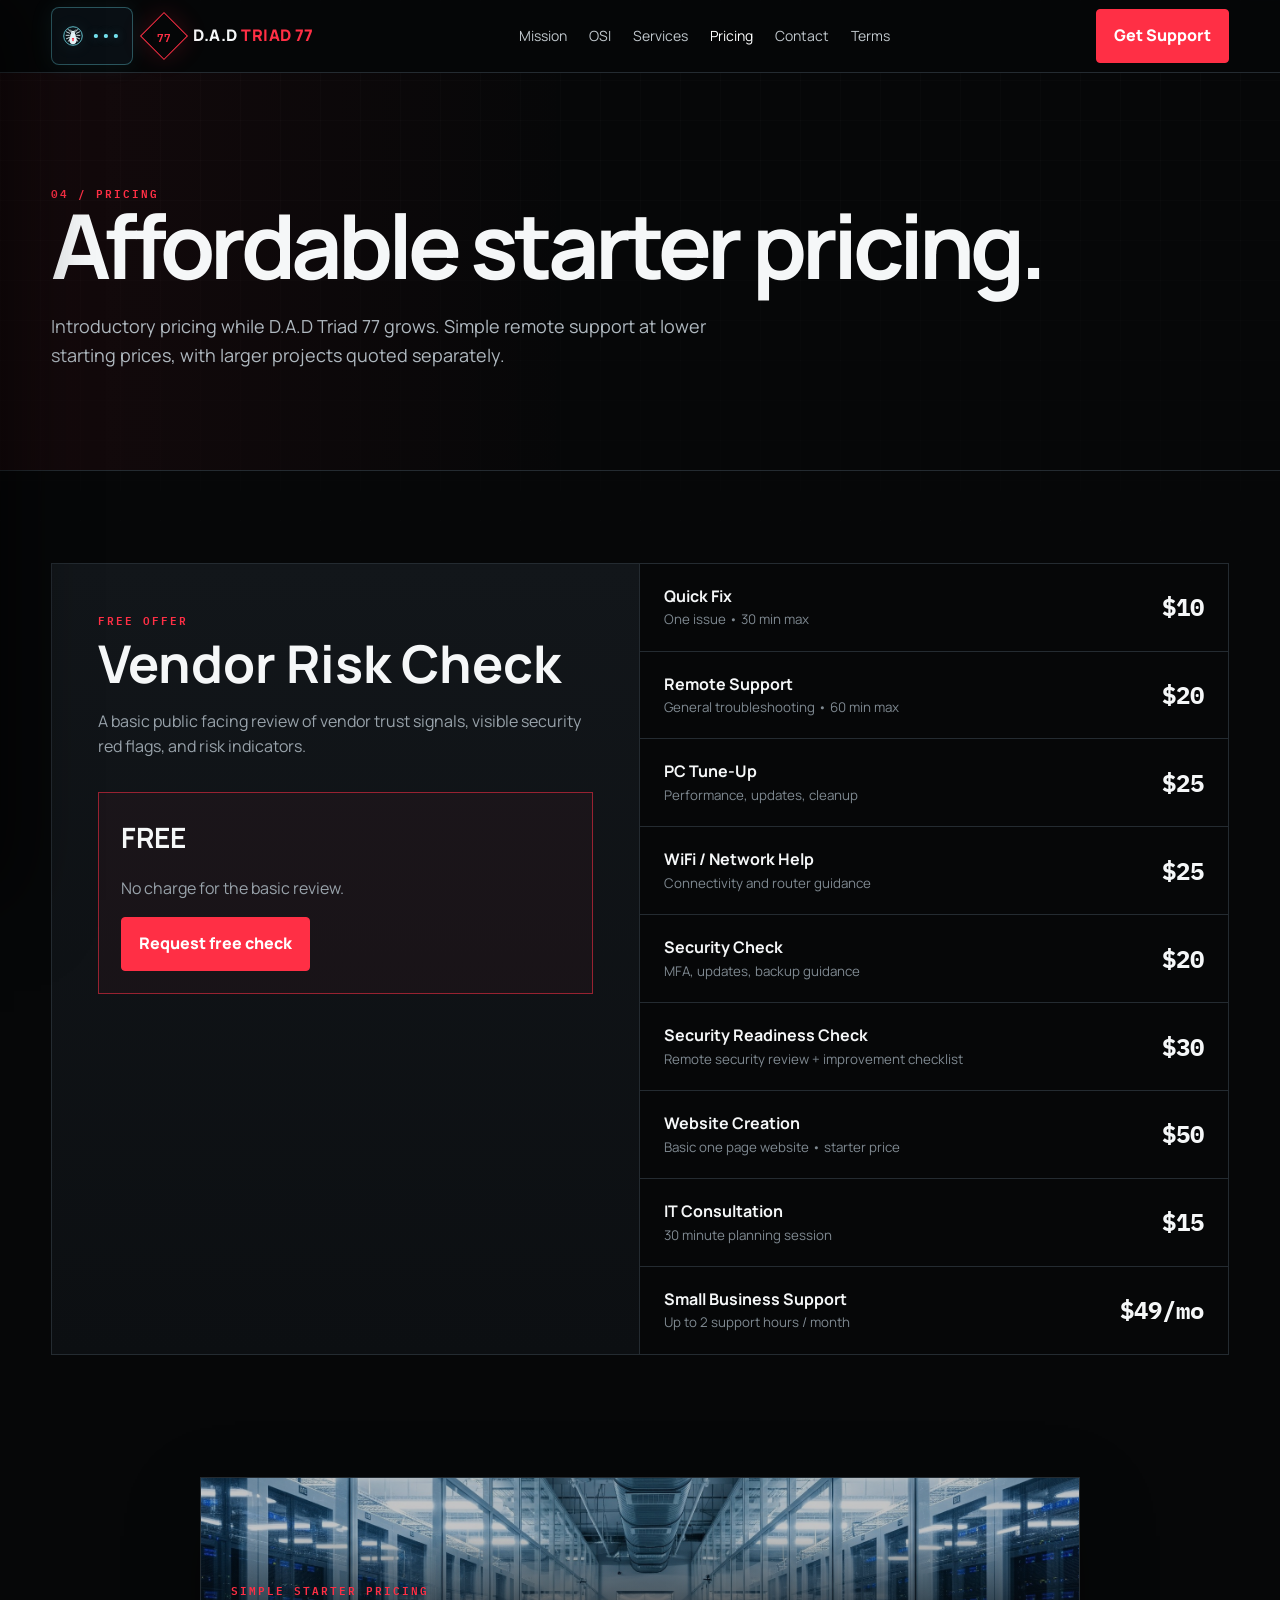
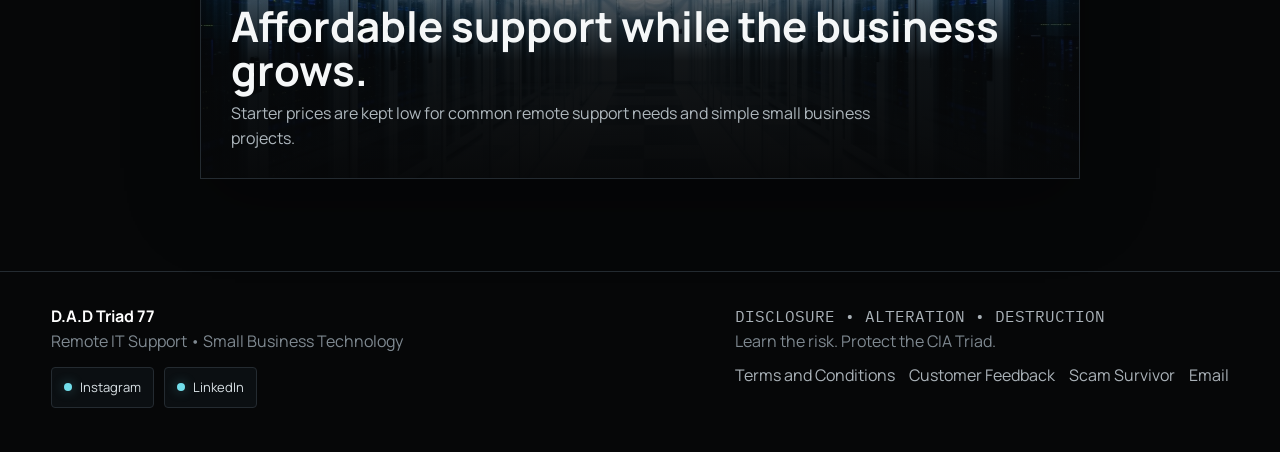
<file: pricing.html>
<!doctype html><html lang="en"><head><meta charset="utf-8"><meta name="viewport" content="width=device-width,initial-scale=1"><title>Pricing | D.A.D Triad 77</title><link rel="preconnect" href="https://fonts.googleapis.com"><link rel="preconnect" href="https://fonts.gstatic.com" crossorigin><link href="https://fonts.googleapis.com/css2?family=IBM+Plex+Mono:wght@400;500;600&family=Manrope:wght@400;500;600;700;800&display=swap" rel="stylesheet"><link rel="stylesheet" href="styles.css"></head><body><nav><div class="shell nav"><div class="nav-left"><button class="spider-toggle" id="menuToggle" aria-label="Open menu" aria-expanded="false" aria-controls="siteDrawer"><svg class="spider-icon-svg" viewBox="0 0 64 64" aria-hidden="true" xmlns="http://www.w3.org/2000/svg"><circle cx="32" cy="32" r="27" fill="none" stroke="#72deea" stroke-width="2.5"/><g fill="none" stroke="#ecfbff" stroke-width="2.6" stroke-linecap="round" stroke-linejoin="round"><path d="M24 19 L18 13"/><path d="M22 24 L13 20"/><path d="M21 30 L12 30"/><path d="M22 36 L13 40"/><path d="M24 42 L18 47"/><path d="M40 19 L46 13"/><path d="M42 24 L51 20"/><path d="M43 30 L52 30"/><path d="M42 36 L51 40"/><path d="M40 42 L46 47"/><path d="M28 18 L24 14"/><path d="M36 18 L40 14"/></g><ellipse cx="32" cy="22" rx="6.5" ry="5.5" fill="#ecfbff"/><ellipse cx="32" cy="31" rx="8" ry="8" fill="#ecfbff"/><ellipse cx="32" cy="43" rx="11" ry="13" fill="#ecfbff"/><path d="M28.5 38 H35.5 L33.3 43 H35.5 L32 48 L28.5 43 H30.7 Z" fill="#ff2f45"/><circle cx="29" cy="21" r="1" fill="#091015"/><circle cx="35" cy="21" r="1" fill="#091015"/></svg></button><a class="logo" href="index.html"><span class="mark"><b>77</b></span><div>D.A.D <span>TRIAD 77</span></div></a></div><div class="desktop-links"><a class="" href="mission.html">Mission</a><a class="" href="osi.html">OSI</a><a class="" href="services.html">Services</a><a class="active" href="pricing.html">Pricing</a><a class="" href="contact.html">Contact</a><a class="" href="terms.html">Terms</a></div><div class="nav-actions"><a class="btn desktop-btn" href="contact.html">Get Support</a></div></div><div class="drawer-overlay" id="drawerOverlay"></div><aside class="drawer" id="siteDrawer"><div class="drawer-head"><div class="drawer-brand-wrap"><div class="drawer-logo"><svg class="spider-icon-svg" viewBox="0 0 64 64" aria-hidden="true" xmlns="http://www.w3.org/2000/svg"><circle cx="32" cy="32" r="27" fill="none" stroke="#72deea" stroke-width="2.5"/><g fill="none" stroke="#ecfbff" stroke-width="2.6" stroke-linecap="round" stroke-linejoin="round"><path d="M24 19 L18 13"/><path d="M22 24 L13 20"/><path d="M21 30 L12 30"/><path d="M22 36 L13 40"/><path d="M24 42 L18 47"/><path d="M40 19 L46 13"/><path d="M42 24 L51 20"/><path d="M43 30 L52 30"/><path d="M42 36 L51 40"/><path d="M40 42 L46 47"/><path d="M28 18 L24 14"/><path d="M36 18 L40 14"/></g><ellipse cx="32" cy="22" rx="6.5" ry="5.5" fill="#ecfbff"/><ellipse cx="32" cy="31" rx="8" ry="8" fill="#ecfbff"/><ellipse cx="32" cy="43" rx="11" ry="13" fill="#ecfbff"/><path d="M28.5 38 H35.5 L33.3 43 H35.5 L32 48 L28.5 43 H30.7 Z" fill="#ff2f45"/><circle cx="29" cy="21" r="1" fill="#091015"/><circle cx="35" cy="21" r="1" fill="#091015"/></svg></div><div class="drawer-brand">D.A.D Triad 77<span>Remote IT and Security Awareness</span></div></div><button class="drawer-close" id="menuClose" aria-label="Close menu">×</button></div><div class="drawer-kicker">Navigate</div><div class="drawer-links"><a class="" href="index.html">Home</a><a class="" href="services.html">Services</a><a class="" href="mission.html">About and Mission</a><a class="" href="osi.html">OSI Model</a><a class="active" href="pricing.html">Pricing</a><a class="" href="contact.html">Contact</a><a class="" href="terms.html">Terms</a><a href="scam-survivor.html" >Scam Survivor</a><a class="support-link" href="contact.html">Get Support</a></div><div class="drawer-note"><span class="mini">D.A.D model</span><b>Disclosure • Alteration • Destruction</b><br>Learn the risk. Protect the CIA Triad.</div></aside></nav><main><section class="page-hero"><div class="shell"><div class="eyebrow">04 / Pricing</div><h1>Affordable starter pricing.</h1><p>Introductory pricing while D.A.D Triad 77 grows. Simple remote support at lower starting prices, with larger projects quoted separately.</p></div></section><section><div class="shell pricing"><div class="price-intro"><div class="eyebrow">Free offer</div><h2>Vendor Risk Check</h2><p>A basic public facing review of vendor trust signals, visible security red flags, and risk indicators.</p><div class="free-card"><strong>FREE</strong><p>No charge for the basic review.</p><a class="btn" href="contact.html">Request free check</a></div></div><div class="price-list">
<div class="price-row"><div><b>Quick Fix</b><small>One issue • 30 min max</small></div><strong>$10</strong></div>
<div class="price-row"><div><b>Remote Support</b><small>General troubleshooting • 60 min max</small></div><strong>$20</strong></div>
<div class="price-row"><div><b>PC Tune-Up</b><small>Performance, updates, cleanup</small></div><strong>$25</strong></div>
<div class="price-row"><div><b>WiFi / Network Help</b><small>Connectivity and router guidance</small></div><strong>$25</strong></div>
<div class="price-row"><div><b>Security Check</b><small>MFA, updates, backup guidance</small></div><strong>$20</strong></div>
<div class="price-row"><div><b>Security Readiness Check</b><small>Remote security review + improvement checklist</small></div><strong>$30</strong></div>
<div class="price-row"><div><b>Website Creation</b><small>Basic one page website • starter price</small></div><strong>$50</strong></div>
<div class="price-row"><div><b>IT Consultation</b><small>30 minute planning session</small></div><strong>$15</strong></div>
<div class="price-row"><div><b>Small Business Support</b><small>Up to 2 support hours / month</small></div><strong>$49/mo</strong></div>
</div></div></section><section class="pricing-photo"><div class="shell"><div class="image-banner"><img src="data-center.jpg" alt="Modern data center with server racks"><div class="image-banner-copy"><div class="eyebrow">Simple starter pricing</div><h2>Affordable support while the business grows.</h2><p>Starter prices are kept low for common remote support needs and simple small business projects.</p></div></div></div></section></main><footer><div class="shell foot"><div><b>D.A.D Triad 77</b><br>Remote IT Support • Small Business Technology<div class="social-links"><a href="https://www.instagram.com/dadtriad77/" target="_blank" rel="noopener noreferrer"><span class="social-dot"></span>Instagram</a><a href="https://www.linkedin.com/in/dallas-ward-225978311/" target="_blank" rel="noopener noreferrer"><span class="social-dot"></span>LinkedIn</a></div></div><div><code>DISCLOSURE • ALTERATION • DESTRUCTION</code><br>Learn the risk. Protect the CIA Triad.<div class="foot-links"><a href="terms.html">Terms and Conditions</a><a href="https://docs.google.com/forms/d/1h--1_92MQBdJvN_ghJHicaZMdFjnU28vCCEUIYleEZo/viewform" target="_blank" rel="noopener noreferrer">Customer Feedback</a><a href="scam-survivor.html">Scam Survivor</a><a href="mailto:dadtriad77@gmail.com">Email</a></div></div></div></footer><script>(function(){const btn=document.getElementById("menuToggle"),drawer=document.getElementById("siteDrawer"),overlay=document.getElementById("drawerOverlay"),closeBtn=document.getElementById("menuClose");if(!btn||!drawer||!overlay)return;function openMenu(){drawer.classList.add("open");overlay.classList.add("open");btn.setAttribute("aria-expanded","true");document.body.style.overflow="hidden";}function closeMenu(){drawer.classList.remove("open");overlay.classList.remove("open");btn.setAttribute("aria-expanded","false");document.body.style.overflow="";}btn.addEventListener("click",openMenu);overlay.addEventListener("click",closeMenu);if(closeBtn)closeBtn.addEventListener("click",closeMenu);drawer.querySelectorAll("a").forEach(a=>a.addEventListener("click",closeMenu));document.addEventListener("keydown",e=>{if(e.key==="Escape")closeMenu();});})();</script></body></html>
</file>
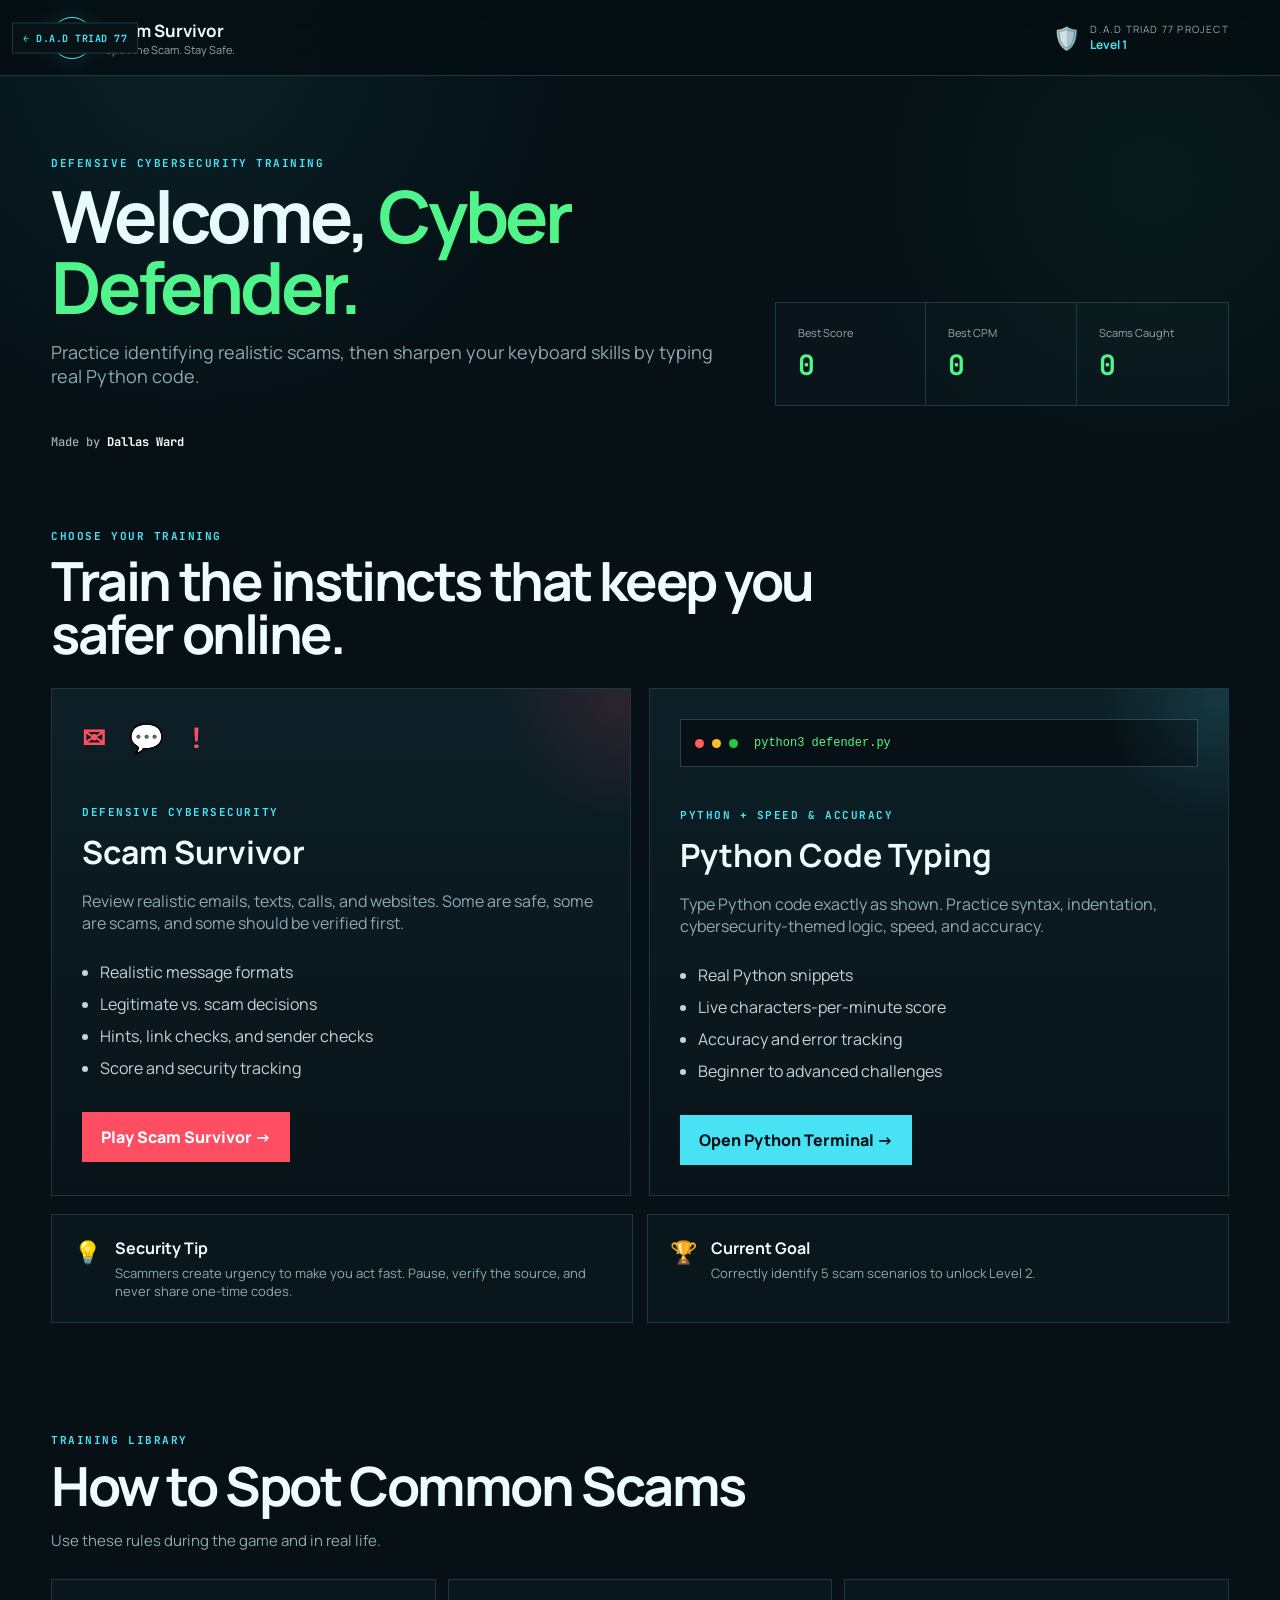
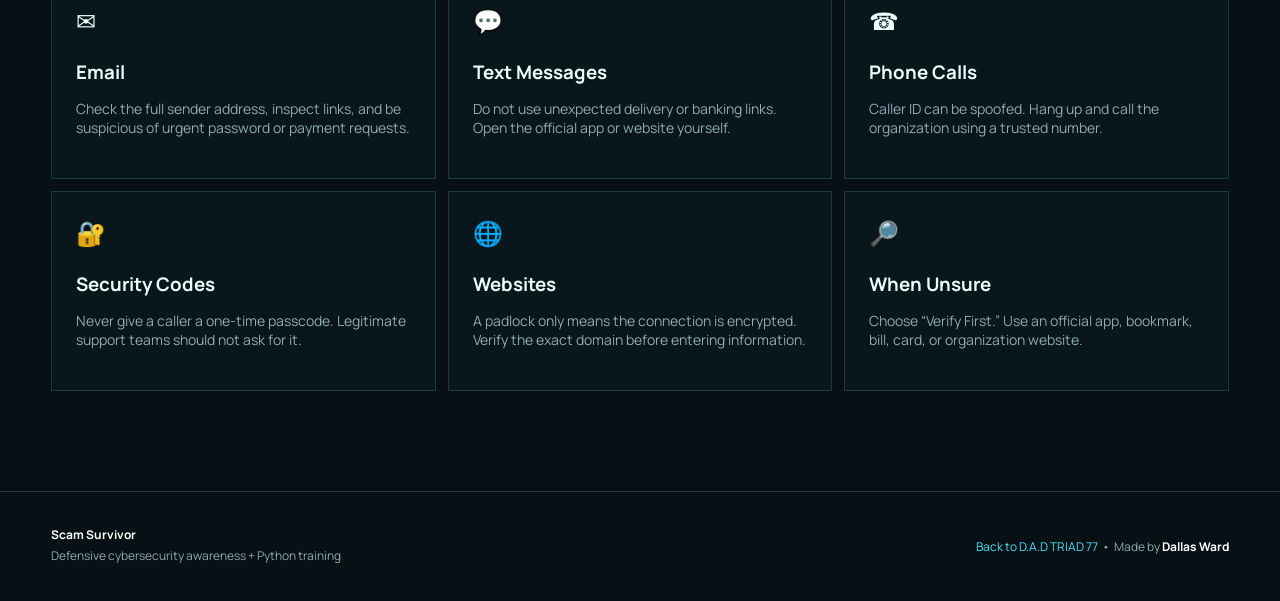
<file: scam-survivor.html>
<!doctype html>
<html lang="en">
<head>
  <meta charset="utf-8">
  <meta name="viewport" content="width=device-width,initial-scale=1">
  <meta name="description" content="Scam Survivor - defensive cybersecurity awareness and Python typing practice. Made by Dallas Ward.">
  <title>Scam Survivor | Made by Dallas Ward</title>
  <link rel="preconnect" href="https://fonts.googleapis.com">
  <link rel="preconnect" href="https://fonts.gstatic.com" crossorigin>
  <link href="https://fonts.googleapis.com/css2?family=JetBrains+Mono:wght@400;500;600;700&family=Manrope:wght@400;500;600;700;800&display=swap" rel="stylesheet">
  <link rel="stylesheet" href="scam-survivor.css">
</head>
<body>
  <div class="bg-grid"></div>

  <header class="topbar"><a class="back-main" href="index.html">← D.A.D TRIAD 77</a>
    <a class="brand" href="#" data-screen="home">
      <span class="shield">✓</span>
      <span>
        <strong>Scam Survivor</strong>
        <small>Spot the Scam. Stay Safe.</small>
      </span>
    </a>
    <div class="profile">
      <span class="profile-icon">🛡️</span>
      <div><small>D.A.D TRIAD 77 PROJECT</small><strong id="levelLabel">Level 1</strong></div>
    </div>
  </header>

  <main class="shell">
    <section id="home" class="screen active">
      <div class="hero">
        <div>
          <p class="eyebrow">DEFENSIVE CYBERSECURITY TRAINING</p>
          <h1>Welcome, <span>Cyber Defender.</span></h1>
          <p class="lead">Practice identifying realistic scams, then sharpen your keyboard skills by typing real Python code.</p>
        </div>
        <div class="stats">
          <article><small>Best Score</small><strong id="bestScore">0</strong></article>
          <article><small>Best CPM</small><strong id="bestCpm">0</strong></article>
          <article><small>Scams Caught</small><strong id="scamsCaught">0</strong></article>
        </div>
      </div>

      <div class="credit">Made by <strong>Dallas Ward</strong></div>

      <div class="section-title">
        <p class="eyebrow">CHOOSE YOUR TRAINING</p>
        <h2>Train the instincts that keep you safer online.</h2>
      </div>

      <div class="mode-grid">
        <article class="mode-card scam-card">
          <div class="mode-icon">✉ 💬 !</div>
          <p class="eyebrow">DEFENSIVE CYBERSECURITY</p>
          <h3>Scam Survivor</h3>
          <p>Review realistic emails, texts, calls, and websites. Some are safe, some are scams, and some should be verified first.</p>
          <ul>
            <li>Realistic message formats</li>
            <li>Legitimate vs. scam decisions</li>
            <li>Hints, link checks, and sender checks</li>
            <li>Score and security tracking</li>
          </ul>
          <button class="primary" data-screen="scam">Play Scam Survivor →</button>
        </article>

        <article class="mode-card code-card">
          <div class="terminal-mini">
            <span class="dot red"></span><span class="dot yellow"></span><span class="dot green"></span>
            <code>python3 defender.py</code>
          </div>
          <p class="eyebrow">PYTHON + SPEED & ACCURACY</p>
          <h3>Python Code Typing</h3>
          <p>Type Python code exactly as shown. Practice syntax, indentation, cybersecurity-themed logic, speed, and accuracy.</p>
          <ul>
            <li>Real Python snippets</li>
            <li>Live characters-per-minute score</li>
            <li>Accuracy and error tracking</li>
            <li>Beginner to advanced challenges</li>
          </ul>
          <button class="primary cyan" data-screen="typing">Open Python Terminal →</button>
        </article>
      </div>

      <div class="info-row">
        <article>
          <span>💡</span>
          <div><h4>Security Tip</h4><p>Scammers create urgency to make you act fast. Pause, verify the source, and never share one-time codes.</p></div>
        </article>
        <article>
          <span>🏆</span>
          <div><h4>Current Goal</h4><p>Correctly identify 5 scam scenarios to unlock Level 2.</p></div>
        </article>
      </div>

      <section class="library">
        <p class="eyebrow">TRAINING LIBRARY</p>
        <h2>How to Spot Common Scams</h2>
        <p class="lead small">Use these rules during the game and in real life.</p>
        <div class="library-grid">
          <article><span>✉</span><h3>Email</h3><p>Check the full sender address, inspect links, and be suspicious of urgent password or payment requests.</p></article>
          <article><span>💬</span><h3>Text Messages</h3><p>Do not use unexpected delivery or banking links. Open the official app or website yourself.</p></article>
          <article><span>☎</span><h3>Phone Calls</h3><p>Caller ID can be spoofed. Hang up and call the organization using a trusted number.</p></article>
          <article><span>🔐</span><h3>Security Codes</h3><p>Never give a caller a one-time passcode. Legitimate support teams should not ask for it.</p></article>
          <article><span>🌐</span><h3>Websites</h3><p>A padlock only means the connection is encrypted. Verify the exact domain before entering information.</p></article>
          <article><span>🔎</span><h3>When Unsure</h3><p>Choose “Verify First.” Use an official app, bookmark, bill, card, or organization website.</p></article>
        </div>
      </section>
    </section>

    <section id="scam" class="screen">
      <button class="back" data-screen="home">← Game Menu</button>
      <div class="game-head">
        <div>
          <p class="eyebrow">DEFENSIVE TRAINING</p>
          <h2>Scam Survivor</h2>
        </div>
        <div class="game-stats">
          <span>Scenario <b id="scenarioNum">1 / 12</b></span>
          <span>Score <b id="score">0</b></span>
          <span>Security <b id="security">100%</b></span>
          <span>Lives <b id="lives">♥ ♥ ♥</b></span>
        </div>
      </div>

      <div class="scenario-layout">
        <article class="message-card">
          <div class="message-type" id="messageType">Email</div>
          <h3 id="scenarioQuestion">What is the safest decision?</h3>
          <p class="muted">Review the details before choosing.</p>
          <div id="scenarioContent" class="scenario-content"></div>
          <div id="inspectResult" class="inspect-result"></div>
        </article>

        <aside class="decision-panel">
          <button class="decision legitimate" data-answer="legitimate"><b>✓</b><span><strong>Legitimate</strong><small>This appears safe.</small></span></button>
          <button class="decision scam" data-answer="scam"><b>!</b><span><strong>Scam</strong><small>This is a malicious attempt.</small></span></button>
          <button class="decision verify" data-answer="verify"><b>?</b><span><strong>Verify First</strong><small>Use an official source.</small></span></button>

          <div class="inspect-box">
            <h4>Inspect</h4>
            <button id="inspectSender">👤 Inspect sender <span>›</span></button>
            <button id="inspectLink">🔗 Analyze link <span>›</span></button>
            <button id="useHint">💡 Use hint <small>Costs 5 points</small><span>›</span></button>
          </div>
        </aside>
      </div>
      <div id="scenarioFeedback" class="feedback"></div>
    </section>

    <section id="typing" class="screen">
      <button class="back" data-screen="home">← Game Menu</button>
      <div class="game-head">
        <div>
          <p class="eyebrow">PYTHON TRAINING TERMINAL</p>
          <h2>Python Code Typing</h2>
        </div>
        <div class="game-stats">
          <span>Time <b id="timeLeft">60s</b></span>
          <span>CPM <b id="cpm">0</b></span>
          <span>Accuracy <b id="accuracy">100%</b></span>
          <span>Errors <b id="errors">0</b></span>
        </div>
      </div>

      <div class="terminal">
        <div class="terminal-bar">
          <div><span class="dot red"></span><span class="dot yellow"></span><span class="dot green"></span></div>
          <strong>dallas@scam-survivor: ~/python-training</strong>
          <span>python3</span>
        </div>
        <div class="terminal-body">
          <div class="terminal-settings">
            <label>Difficulty
              <select id="difficulty">
                <option value="beginner">Beginner</option>
                <option value="intermediate">Intermediate</option>
                <option value="advanced">Advanced</option>
              </select>
            </label>
            <label>Time
              <select id="duration">
                <option value="30">30 seconds</option>
                <option value="60" selected>60 seconds</option>
                <option value="120">120 seconds</option>
              </select>
            </label>
            <button id="newCode" class="terminal-btn">New Challenge</button>
          </div>

          <p class="terminal-prompt"><span>$</span> python3 awareness_training.py</p>
          <pre id="codeDisplay" class="code-display"></pre>
          <textarea id="codeInput" class="code-input" spellcheck="false" autocomplete="off" autocapitalize="off" placeholder="Type the Python code exactly as shown above..."></textarea>
          <div class="terminal-actions">
            <button id="restartTyping" class="terminal-btn primary-terminal">Restart</button>
            <span id="typingStatus">Timer starts with your first key.</span>
          </div>
        </div>
      </div>

      <div class="typing-tips">
        <article><b>01</b><h4>Match indentation</h4><p>Python uses indentation as part of its syntax.</p></article>
        <article><b>02</b><h4>Accuracy first</h4><p>Clean code matters more than rushing.</p></article>
        <article><b>03</b><h4>Read the logic</h4><p>The examples reinforce defensive security ideas.</p></article>
      </div>
    </section>
  </main>

  <footer>
    <div>
      <strong>Scam Survivor</strong>
      <span>Defensive cybersecurity awareness + Python training</span>
    </div>
    <p><a class="footer-back" href="index.html">Back to D.A.D TRIAD 77</a> &nbsp;•&nbsp; Made by <strong>Dallas Ward</strong></p>
  </footer>

  <script src="scam-survivor.js"></script>
</body>
</html>
</file>
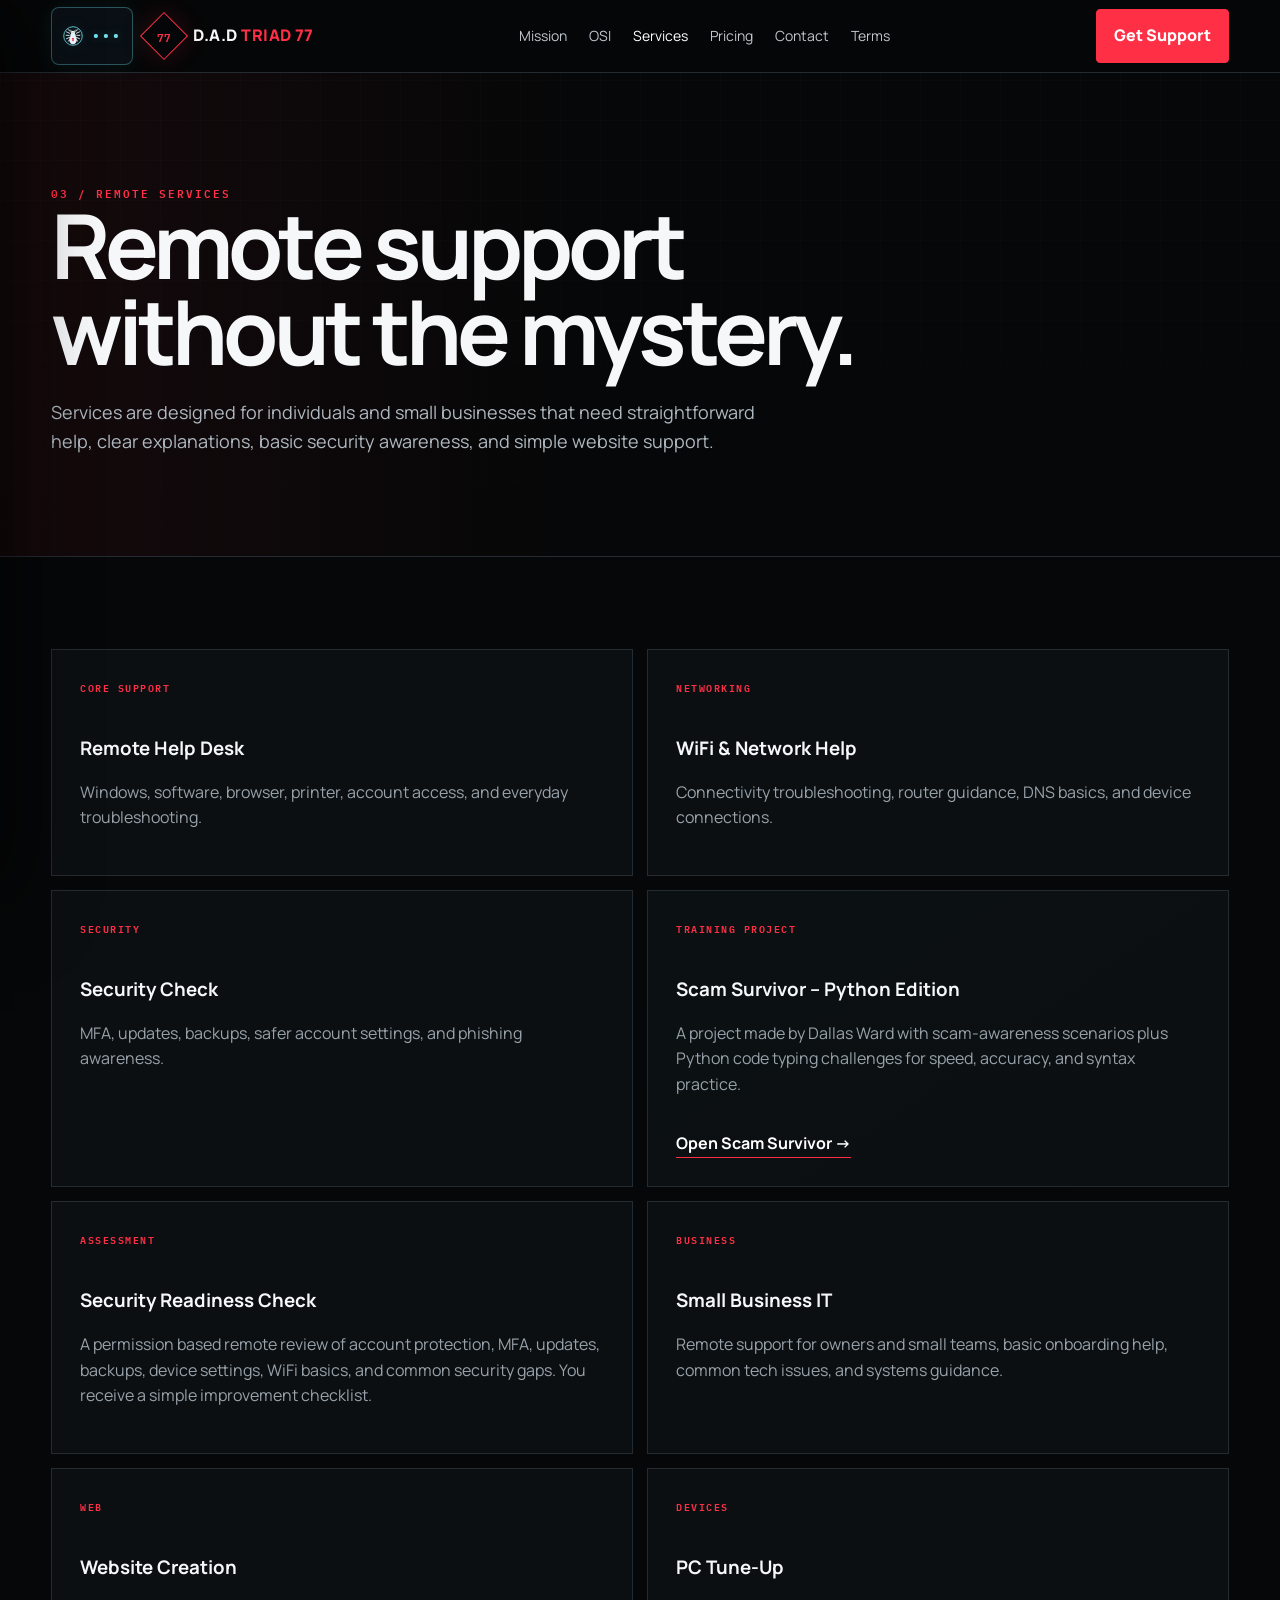
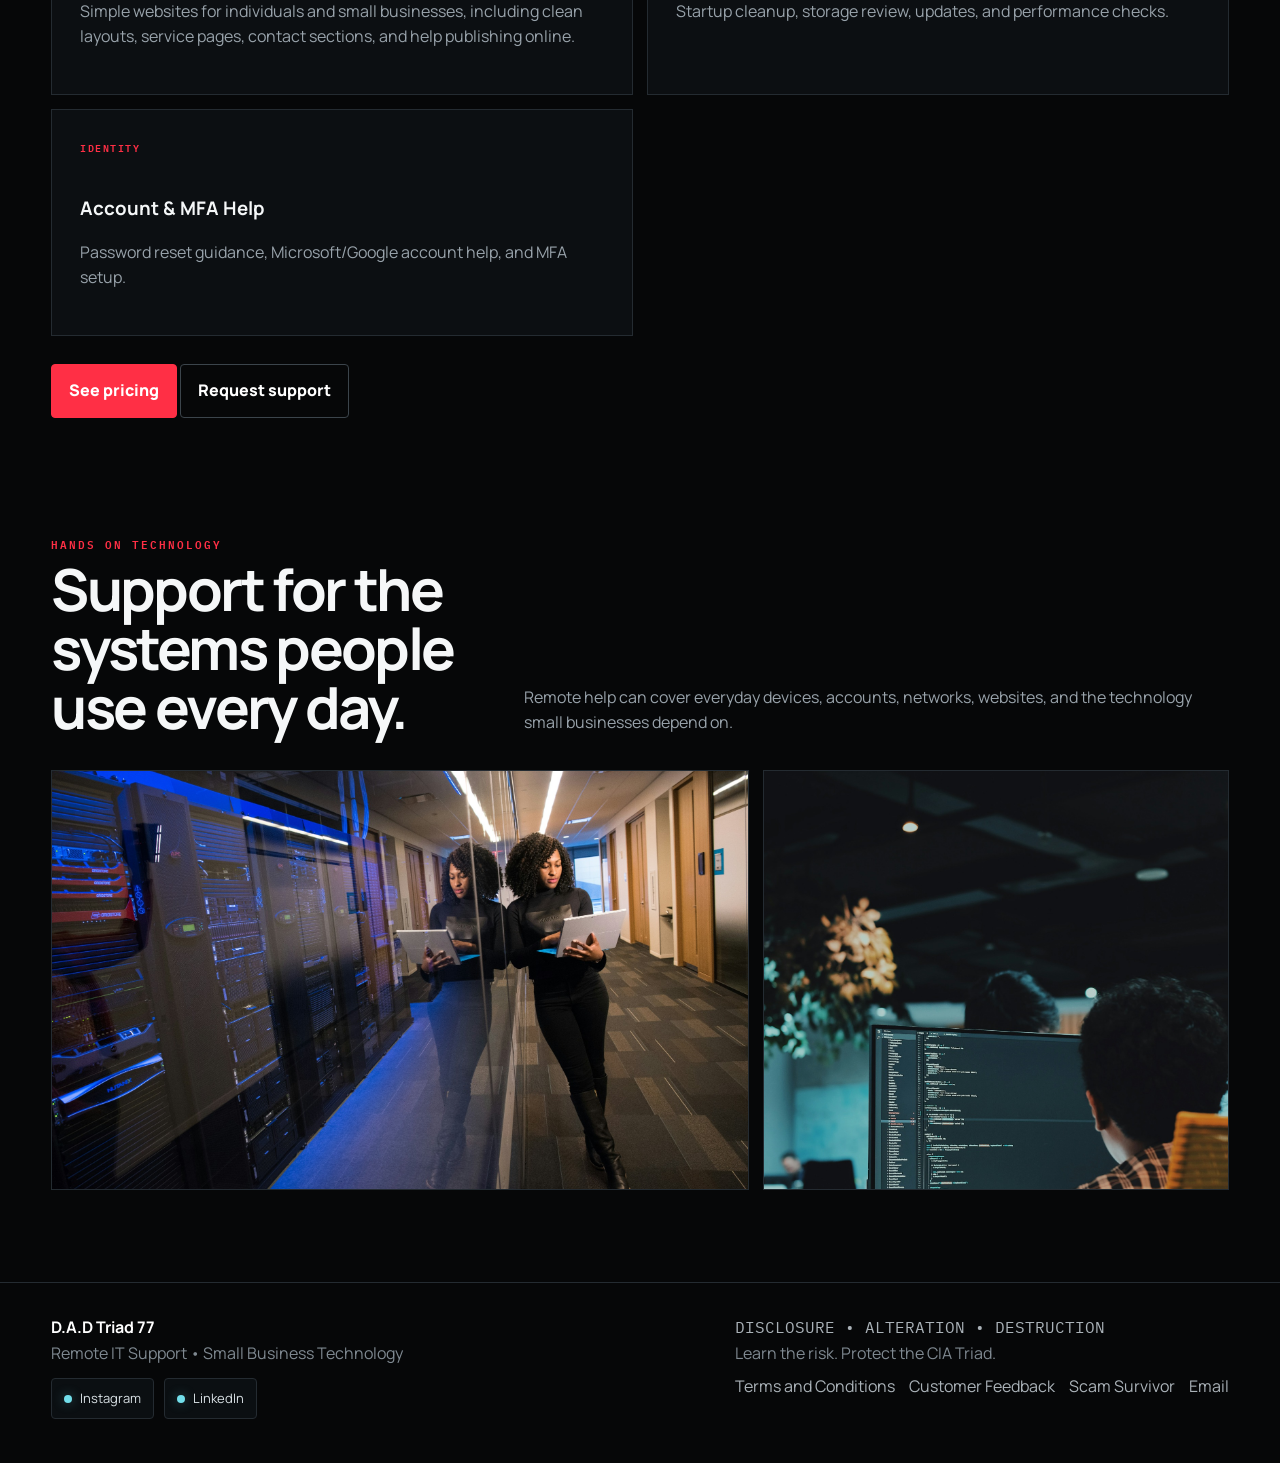
<file: services.html>
<!doctype html><html lang="en"><head><meta charset="utf-8"><meta name="viewport" content="width=device-width,initial-scale=1"><title>Services | D.A.D Triad 77</title><link rel="preconnect" href="https://fonts.googleapis.com"><link rel="preconnect" href="https://fonts.gstatic.com" crossorigin><link href="https://fonts.googleapis.com/css2?family=IBM+Plex+Mono:wght@400;500;600&family=Manrope:wght@400;500;600;700;800&display=swap" rel="stylesheet"><link rel="stylesheet" href="styles.css"></head><body><nav><div class="shell nav"><div class="nav-left"><button class="spider-toggle" id="menuToggle" aria-label="Open menu" aria-expanded="false" aria-controls="siteDrawer"><svg class="spider-icon-svg" viewBox="0 0 64 64" aria-hidden="true" xmlns="http://www.w3.org/2000/svg"><circle cx="32" cy="32" r="27" fill="none" stroke="#72deea" stroke-width="2.5"/><g fill="none" stroke="#ecfbff" stroke-width="2.6" stroke-linecap="round" stroke-linejoin="round"><path d="M24 19 L18 13"/><path d="M22 24 L13 20"/><path d="M21 30 L12 30"/><path d="M22 36 L13 40"/><path d="M24 42 L18 47"/><path d="M40 19 L46 13"/><path d="M42 24 L51 20"/><path d="M43 30 L52 30"/><path d="M42 36 L51 40"/><path d="M40 42 L46 47"/><path d="M28 18 L24 14"/><path d="M36 18 L40 14"/></g><ellipse cx="32" cy="22" rx="6.5" ry="5.5" fill="#ecfbff"/><ellipse cx="32" cy="31" rx="8" ry="8" fill="#ecfbff"/><ellipse cx="32" cy="43" rx="11" ry="13" fill="#ecfbff"/><path d="M28.5 38 H35.5 L33.3 43 H35.5 L32 48 L28.5 43 H30.7 Z" fill="#ff2f45"/><circle cx="29" cy="21" r="1" fill="#091015"/><circle cx="35" cy="21" r="1" fill="#091015"/></svg></button><a class="logo" href="index.html"><span class="mark"><b>77</b></span><div>D.A.D <span>TRIAD 77</span></div></a></div><div class="desktop-links"><a class="" href="mission.html">Mission</a><a class="" href="osi.html">OSI</a><a class="active" href="services.html">Services</a><a class="" href="pricing.html">Pricing</a><a class="" href="contact.html">Contact</a><a class="" href="terms.html">Terms</a></div><div class="nav-actions"><a class="btn desktop-btn" href="contact.html">Get Support</a></div></div><div class="drawer-overlay" id="drawerOverlay"></div><aside class="drawer" id="siteDrawer"><div class="drawer-head"><div class="drawer-brand-wrap"><div class="drawer-logo"><svg class="spider-icon-svg" viewBox="0 0 64 64" aria-hidden="true" xmlns="http://www.w3.org/2000/svg"><circle cx="32" cy="32" r="27" fill="none" stroke="#72deea" stroke-width="2.5"/><g fill="none" stroke="#ecfbff" stroke-width="2.6" stroke-linecap="round" stroke-linejoin="round"><path d="M24 19 L18 13"/><path d="M22 24 L13 20"/><path d="M21 30 L12 30"/><path d="M22 36 L13 40"/><path d="M24 42 L18 47"/><path d="M40 19 L46 13"/><path d="M42 24 L51 20"/><path d="M43 30 L52 30"/><path d="M42 36 L51 40"/><path d="M40 42 L46 47"/><path d="M28 18 L24 14"/><path d="M36 18 L40 14"/></g><ellipse cx="32" cy="22" rx="6.5" ry="5.5" fill="#ecfbff"/><ellipse cx="32" cy="31" rx="8" ry="8" fill="#ecfbff"/><ellipse cx="32" cy="43" rx="11" ry="13" fill="#ecfbff"/><path d="M28.5 38 H35.5 L33.3 43 H35.5 L32 48 L28.5 43 H30.7 Z" fill="#ff2f45"/><circle cx="29" cy="21" r="1" fill="#091015"/><circle cx="35" cy="21" r="1" fill="#091015"/></svg></div><div class="drawer-brand">D.A.D Triad 77<span>Remote IT and Security Awareness</span></div></div><button class="drawer-close" id="menuClose" aria-label="Close menu">×</button></div><div class="drawer-kicker">Navigate</div><div class="drawer-links"><a class="" href="index.html">Home</a><a class="active" href="services.html">Services</a><a class="" href="mission.html">About and Mission</a><a class="" href="osi.html">OSI Model</a><a class="" href="pricing.html">Pricing</a><a class="" href="contact.html">Contact</a><a class="" href="terms.html">Terms</a><a href="scam-survivor.html" >Scam Survivor</a><a class="support-link" href="contact.html">Get Support</a></div><div class="drawer-note"><span class="mini">D.A.D model</span><b>Disclosure • Alteration • Destruction</b><br>Learn the risk. Protect the CIA Triad.</div></aside></nav><main><section class="page-hero"><div class="shell"><div class="eyebrow">03 / Remote Services</div><h1>Remote support<br>without the mystery.</h1><p>Services are designed for individuals and small businesses that need straightforward help, clear explanations, basic security awareness, and simple website support.</p></div></section><section><div class="shell services-grid"><article class="svc"><div class="tag">Core Support</div><h3>Remote Help Desk</h3><p>Windows, software, browser, printer, account access, and everyday troubleshooting.</p></article><article class="svc"><div class="tag">Networking</div><h3>WiFi & Network Help</h3><p>Connectivity troubleshooting, router guidance, DNS basics, and device connections.</p></article><article class="svc"><div class="tag">Security</div><h3>Security Check</h3><p>MFA, updates, backups, safer account settings, and phishing awareness.</p></article><article class="svc training-svc"><div class="tag">Training Project</div><h3>Scam Survivor – Python Edition</h3><p>A project made by Dallas Ward with scam-awareness scenarios plus Python code typing challenges for speed, accuracy, and syntax practice.</p><a class="linkline" href="scam-survivor.html" >Open Scam Survivor →</a></article><article class="svc"><div class="tag">Assessment</div><h3>Security Readiness Check</h3><p>A permission based remote review of account protection, MFA, updates, backups, device settings, WiFi basics, and common security gaps. You receive a simple improvement checklist.</p></article><article class="svc"><div class="tag">Business</div><h3>Small Business IT</h3><p>Remote support for owners and small teams, basic onboarding help, common tech issues, and systems guidance.</p></article><article class="svc"><div class="tag">Web</div><h3>Website Creation</h3><p>Simple websites for individuals and small businesses, including clean layouts, service pages, contact sections, and help publishing online.</p></article><article class="svc"><div class="tag">Devices</div><h3>PC Tune-Up</h3><p>Startup cleanup, storage review, updates, and performance checks.</p></article><article class="svc"><div class="tag">Identity</div><h3>Account & MFA Help</h3><p>Password reset guidance, Microsoft/Google account help, and MFA setup.</p></article></div><div class="shell" style="margin-top:28px"><a class="btn" href="pricing.html">See pricing</a> <a class="btn alt" href="contact.html">Request support</a></div></section><section class="service-gallery-section"><div class="shell"><div class="head"><div><div class="eyebrow">Hands on technology</div><h2>Support for the systems people use every day.</h2></div><p>Remote help can cover everyday devices, accounts, networks, websites, and the technology small businesses depend on.</p></div><div class="service-gallery"><img src="server-tech.jpg" alt="IT professional working near server racks"><img src="coding-workstation.jpg" alt="Person working at a computer and coding workstation"></div></div></section></main><footer><div class="shell foot"><div><b>D.A.D Triad 77</b><br>Remote IT Support • Small Business Technology<div class="social-links"><a href="https://www.instagram.com/dadtriad77/" target="_blank" rel="noopener noreferrer"><span class="social-dot"></span>Instagram</a><a href="https://www.linkedin.com/in/dallas-ward-225978311/" target="_blank" rel="noopener noreferrer"><span class="social-dot"></span>LinkedIn</a></div></div><div><code>DISCLOSURE • ALTERATION • DESTRUCTION</code><br>Learn the risk. Protect the CIA Triad.<div class="foot-links"><a href="terms.html">Terms and Conditions</a><a href="https://docs.google.com/forms/d/1h--1_92MQBdJvN_ghJHicaZMdFjnU28vCCEUIYleEZo/viewform" target="_blank" rel="noopener noreferrer">Customer Feedback</a><a href="scam-survivor.html">Scam Survivor</a><a href="mailto:dadtriad77@gmail.com">Email</a></div></div></div></footer><script>(function(){const btn=document.getElementById("menuToggle"),drawer=document.getElementById("siteDrawer"),overlay=document.getElementById("drawerOverlay"),closeBtn=document.getElementById("menuClose");if(!btn||!drawer||!overlay)return;function openMenu(){drawer.classList.add("open");overlay.classList.add("open");btn.setAttribute("aria-expanded","true");document.body.style.overflow="hidden";}function closeMenu(){drawer.classList.remove("open");overlay.classList.remove("open");btn.setAttribute("aria-expanded","false");document.body.style.overflow="";}btn.addEventListener("click",openMenu);overlay.addEventListener("click",closeMenu);if(closeBtn)closeBtn.addEventListener("click",closeMenu);drawer.querySelectorAll("a").forEach(a=>a.addEventListener("click",closeMenu));document.addEventListener("keydown",e=>{if(e.key==="Escape")closeMenu();});})();</script></body></html>
</file>
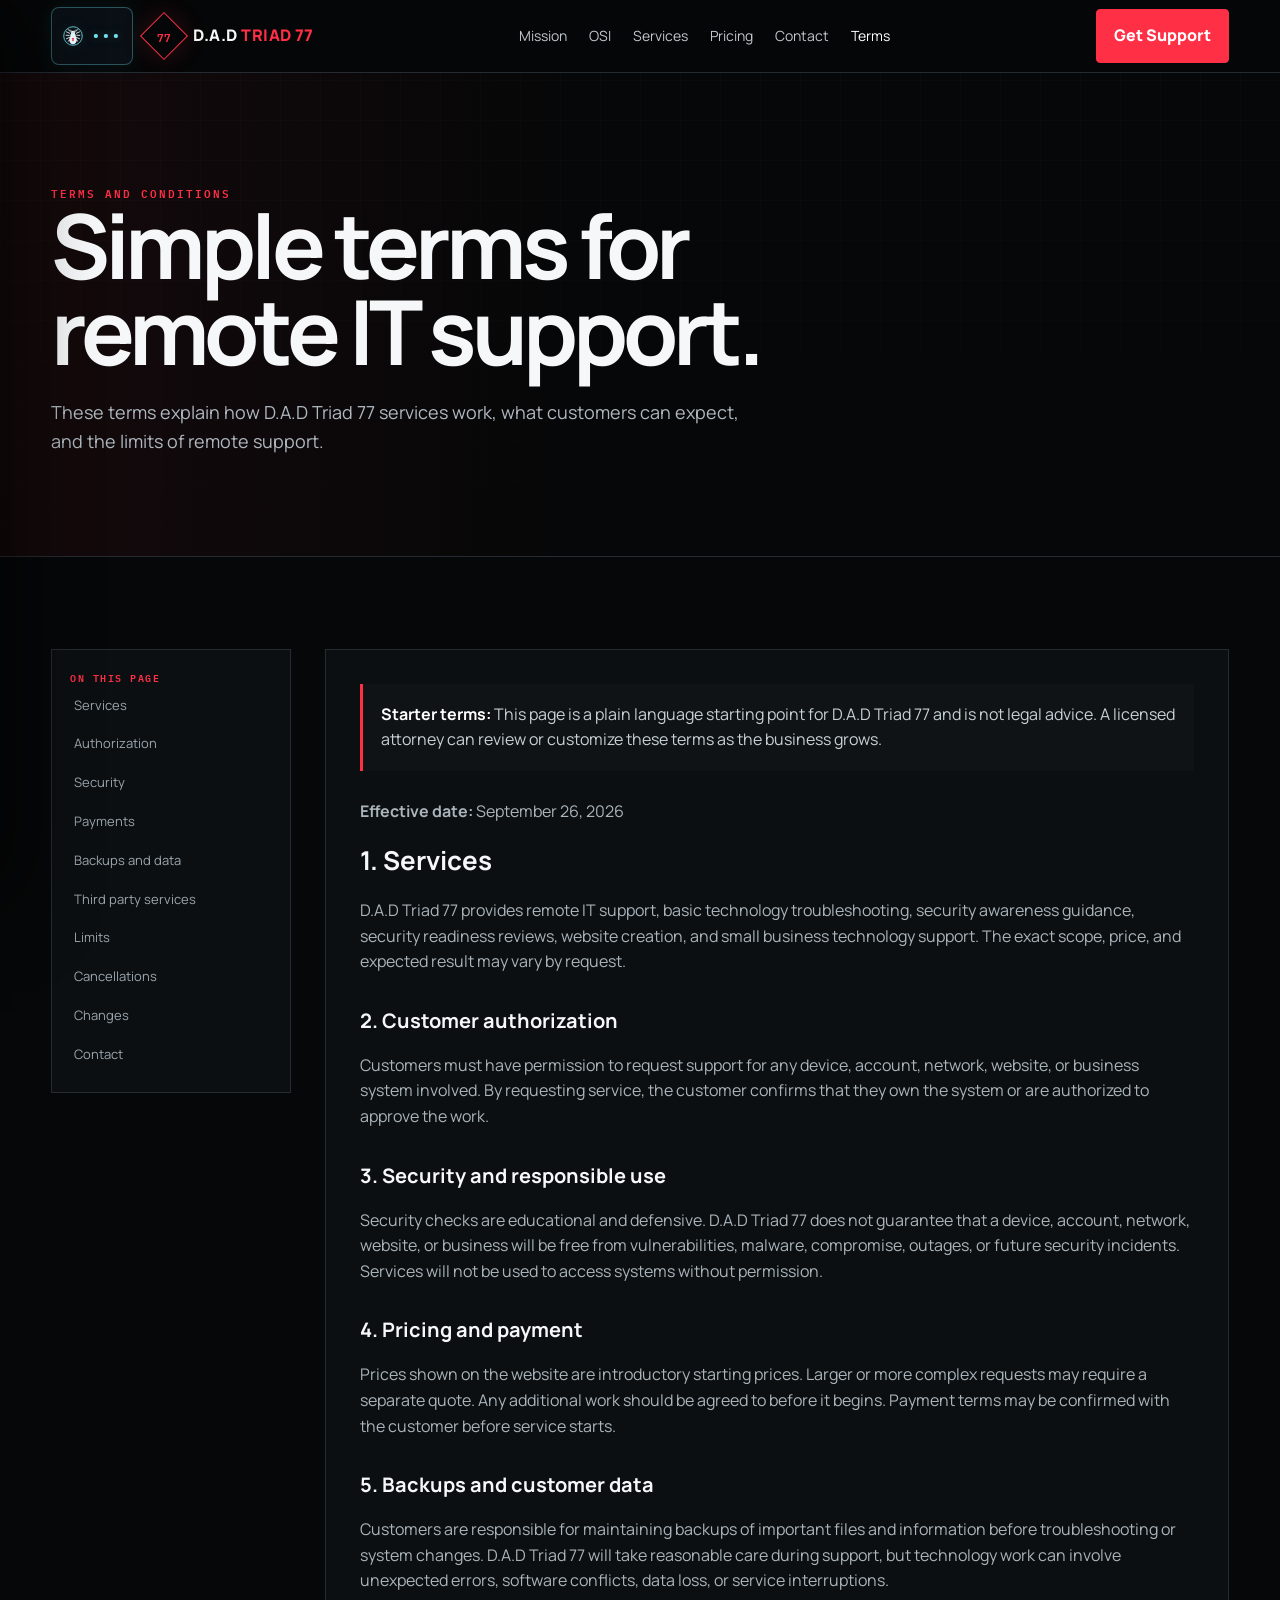
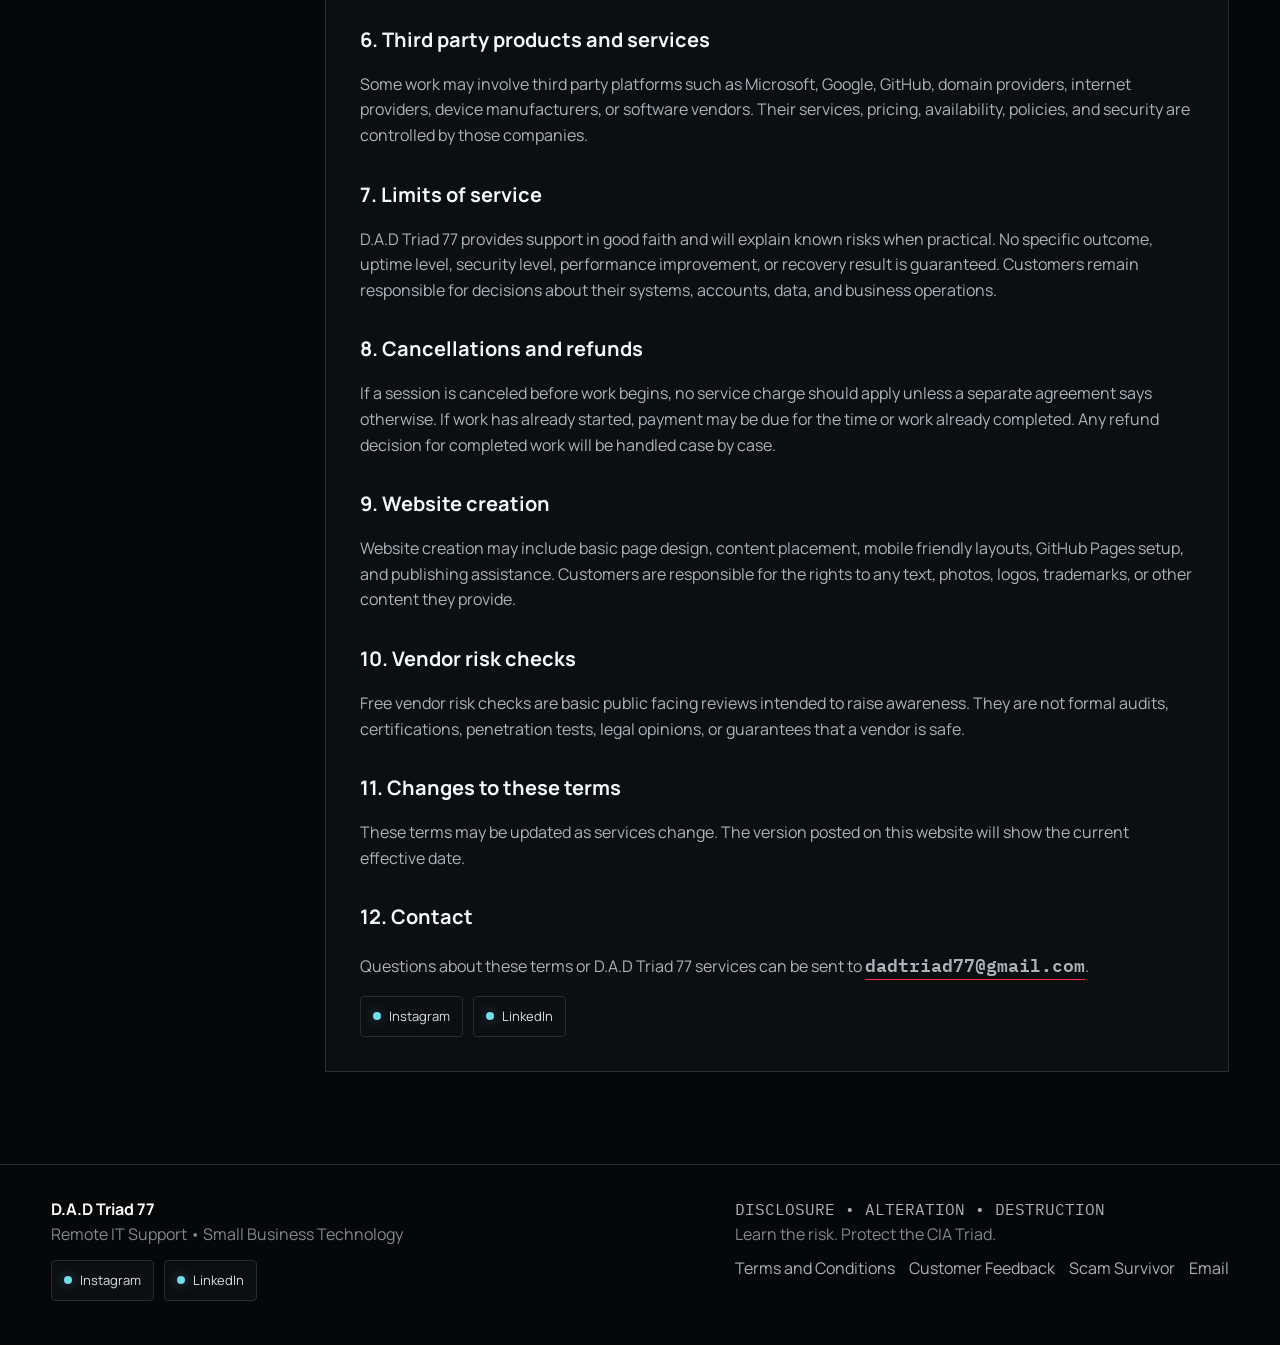
<file: terms.html>
<!doctype html><html lang="en"><head><meta charset="utf-8"><meta name="viewport" content="width=device-width,initial-scale=1"><title>Terms and Conditions | D.A.D Triad 77</title><link rel="preconnect" href="https://fonts.googleapis.com"><link rel="preconnect" href="https://fonts.gstatic.com" crossorigin><link href="https://fonts.googleapis.com/css2?family=IBM+Plex+Mono:wght@400;500;600&family=Manrope:wght@400;500;600;700;800&display=swap" rel="stylesheet"><link rel="stylesheet" href="styles.css"></head><body><nav><div class="shell nav"><div class="nav-left"><button class="spider-toggle" id="menuToggle" aria-label="Open menu" aria-expanded="false" aria-controls="siteDrawer"><svg class="spider-icon-svg" viewBox="0 0 64 64" aria-hidden="true" xmlns="http://www.w3.org/2000/svg"><circle cx="32" cy="32" r="27" fill="none" stroke="#72deea" stroke-width="2.5"/><g fill="none" stroke="#ecfbff" stroke-width="2.6" stroke-linecap="round" stroke-linejoin="round"><path d="M24 19 L18 13"/><path d="M22 24 L13 20"/><path d="M21 30 L12 30"/><path d="M22 36 L13 40"/><path d="M24 42 L18 47"/><path d="M40 19 L46 13"/><path d="M42 24 L51 20"/><path d="M43 30 L52 30"/><path d="M42 36 L51 40"/><path d="M40 42 L46 47"/><path d="M28 18 L24 14"/><path d="M36 18 L40 14"/></g><ellipse cx="32" cy="22" rx="6.5" ry="5.5" fill="#ecfbff"/><ellipse cx="32" cy="31" rx="8" ry="8" fill="#ecfbff"/><ellipse cx="32" cy="43" rx="11" ry="13" fill="#ecfbff"/><path d="M28.5 38 H35.5 L33.3 43 H35.5 L32 48 L28.5 43 H30.7 Z" fill="#ff2f45"/><circle cx="29" cy="21" r="1" fill="#091015"/><circle cx="35" cy="21" r="1" fill="#091015"/></svg></button><a class="logo" href="index.html"><span class="mark"><b>77</b></span><div>D.A.D <span>TRIAD 77</span></div></a></div><div class="desktop-links"><a class="" href="mission.html">Mission</a><a class="" href="osi.html">OSI</a><a class="" href="services.html">Services</a><a class="" href="pricing.html">Pricing</a><a class="" href="contact.html">Contact</a><a class="active" href="terms.html">Terms</a></div><div class="nav-actions"><a class="btn desktop-btn" href="contact.html">Get Support</a></div></div><div class="drawer-overlay" id="drawerOverlay"></div><aside class="drawer" id="siteDrawer"><div class="drawer-head"><div class="drawer-brand-wrap"><div class="drawer-logo"><svg class="spider-icon-svg" viewBox="0 0 64 64" aria-hidden="true" xmlns="http://www.w3.org/2000/svg"><circle cx="32" cy="32" r="27" fill="none" stroke="#72deea" stroke-width="2.5"/><g fill="none" stroke="#ecfbff" stroke-width="2.6" stroke-linecap="round" stroke-linejoin="round"><path d="M24 19 L18 13"/><path d="M22 24 L13 20"/><path d="M21 30 L12 30"/><path d="M22 36 L13 40"/><path d="M24 42 L18 47"/><path d="M40 19 L46 13"/><path d="M42 24 L51 20"/><path d="M43 30 L52 30"/><path d="M42 36 L51 40"/><path d="M40 42 L46 47"/><path d="M28 18 L24 14"/><path d="M36 18 L40 14"/></g><ellipse cx="32" cy="22" rx="6.5" ry="5.5" fill="#ecfbff"/><ellipse cx="32" cy="31" rx="8" ry="8" fill="#ecfbff"/><ellipse cx="32" cy="43" rx="11" ry="13" fill="#ecfbff"/><path d="M28.5 38 H35.5 L33.3 43 H35.5 L32 48 L28.5 43 H30.7 Z" fill="#ff2f45"/><circle cx="29" cy="21" r="1" fill="#091015"/><circle cx="35" cy="21" r="1" fill="#091015"/></svg></div><div class="drawer-brand">D.A.D Triad 77<span>Remote IT and Security Awareness</span></div></div><button class="drawer-close" id="menuClose" aria-label="Close menu">×</button></div><div class="drawer-kicker">Navigate</div><div class="drawer-links"><a class="active" href="index.html">Home</a><a class="" href="services.html">Services</a><a class="" href="mission.html">About and Mission</a><a class="" href="osi.html">OSI Model</a><a class="" href="pricing.html">Pricing</a><a class="" href="contact.html">Contact</a><a class="active" href="terms.html">Terms</a><a href="scam-survivor.html" >Scam Survivor</a><a class="support-link" href="contact.html">Get Support</a></div><div class="drawer-note"><span class="mini">D.A.D model</span><b>Disclosure • Alteration • Destruction</b><br>Learn the risk. Protect the CIA Triad.</div></aside></nav><main><section class="page-hero"><div class="shell"><div class="eyebrow">Terms and Conditions</div><h1>Simple terms for<br>remote IT support.</h1><p>These terms explain how D.A.D Triad 77 services work, what customers can expect, and the limits of remote support.</p></div></section><section><div class="shell terms-wrap"><aside class="terms-nav"><div class="tag">On this page</div><a href="#services">Services</a><a href="#authorization">Authorization</a><a href="#security">Security</a><a href="#payments">Payments</a><a href="#backups">Backups and data</a><a href="#thirdparty">Third party services</a><a href="#liability">Limits</a><a href="#cancellations">Cancellations</a><a href="#changes">Changes</a><a href="#contact">Contact</a></aside><article class="terms-card"><div class="legal-note"><b>Starter terms:</b> This page is a plain language starting point for D.A.D Triad 77 and is not legal advice. A licensed attorney can review or customize these terms as the business grows.</div><p><b>Effective date:</b> September 26, 2026</p><h2 id="services">1. Services</h2><p>D.A.D Triad 77 provides remote IT support, basic technology troubleshooting, security awareness guidance, security readiness reviews, website creation, and small business technology support. The exact scope, price, and expected result may vary by request.</p><h3 id="authorization">2. Customer authorization</h3><p>Customers must have permission to request support for any device, account, network, website, or business system involved. By requesting service, the customer confirms that they own the system or are authorized to approve the work.</p><h3 id="security">3. Security and responsible use</h3><p>Security checks are educational and defensive. D.A.D Triad 77 does not guarantee that a device, account, network, website, or business will be free from vulnerabilities, malware, compromise, outages, or future security incidents. Services will not be used to access systems without permission.</p><h3 id="payments">4. Pricing and payment</h3><p>Prices shown on the website are introductory starting prices. Larger or more complex requests may require a separate quote. Any additional work should be agreed to before it begins. Payment terms may be confirmed with the customer before service starts.</p><h3 id="backups">5. Backups and customer data</h3><p>Customers are responsible for maintaining backups of important files and information before troubleshooting or system changes. D.A.D Triad 77 will take reasonable care during support, but technology work can involve unexpected errors, software conflicts, data loss, or service interruptions.</p><h3 id="thirdparty">6. Third party products and services</h3><p>Some work may involve third party platforms such as Microsoft, Google, GitHub, domain providers, internet providers, device manufacturers, or software vendors. Their services, pricing, availability, policies, and security are controlled by those companies.</p><h3 id="liability">7. Limits of service</h3><p>D.A.D Triad 77 provides support in good faith and will explain known risks when practical. No specific outcome, uptime level, security level, performance improvement, or recovery result is guaranteed. Customers remain responsible for decisions about their systems, accounts, data, and business operations.</p><h3 id="cancellations">8. Cancellations and refunds</h3><p>If a session is canceled before work begins, no service charge should apply unless a separate agreement says otherwise. If work has already started, payment may be due for the time or work already completed. Any refund decision for completed work will be handled case by case.</p><h3>9. Website creation</h3><p>Website creation may include basic page design, content placement, mobile friendly layouts, GitHub Pages setup, and publishing assistance. Customers are responsible for the rights to any text, photos, logos, trademarks, or other content they provide.</p><h3>10. Vendor risk checks</h3><p>Free vendor risk checks are basic public facing reviews intended to raise awareness. They are not formal audits, certifications, penetration tests, legal opinions, or guarantees that a vendor is safe.</p><h3 id="changes">11. Changes to these terms</h3><p>These terms may be updated as services change. The version posted on this website will show the current effective date.</p><h3 id="contact">12. Contact</h3><p>Questions about these terms or D.A.D Triad 77 services can be sent to <a class="email" href="mailto:dadtriad77@gmail.com">dadtriad77@gmail.com</a>.</p><div class="social-links"><a href="https://www.instagram.com/dadtriad77/" target="_blank" rel="noopener noreferrer"><span class="social-dot"></span>Instagram</a><a href="https://www.linkedin.com/in/dallas-ward-225978311/" target="_blank" rel="noopener noreferrer"><span class="social-dot"></span>LinkedIn</a></div></article></div></section></main><footer><div class="shell foot"><div><b>D.A.D Triad 77</b><br>Remote IT Support • Small Business Technology<div class="social-links"><a href="https://www.instagram.com/dadtriad77/" target="_blank" rel="noopener noreferrer"><span class="social-dot"></span>Instagram</a><a href="https://www.linkedin.com/in/dallas-ward-225978311/" target="_blank" rel="noopener noreferrer"><span class="social-dot"></span>LinkedIn</a></div></div><div><code>DISCLOSURE • ALTERATION • DESTRUCTION</code><br>Learn the risk. Protect the CIA Triad.<div class="foot-links"><a href="terms.html">Terms and Conditions</a><a href="https://docs.google.com/forms/d/1h--1_92MQBdJvN_ghJHicaZMdFjnU28vCCEUIYleEZo/viewform" target="_blank" rel="noopener noreferrer">Customer Feedback</a><a href="scam-survivor.html">Scam Survivor</a><a href="mailto:dadtriad77@gmail.com">Email</a></div></div></div></footer><script>(function(){const btn=document.getElementById("menuToggle"),drawer=document.getElementById("siteDrawer"),overlay=document.getElementById("drawerOverlay"),closeBtn=document.getElementById("menuClose");if(!btn||!drawer||!overlay)return;function openMenu(){drawer.classList.add("open");overlay.classList.add("open");btn.setAttribute("aria-expanded","true");document.body.style.overflow="hidden";}function closeMenu(){drawer.classList.remove("open");overlay.classList.remove("open");btn.setAttribute("aria-expanded","false");document.body.style.overflow="";}btn.addEventListener("click",openMenu);overlay.addEventListener("click",closeMenu);if(closeBtn)closeBtn.addEventListener("click",closeMenu);drawer.querySelectorAll("a").forEach(a=>a.addEventListener("click",closeMenu));document.addEventListener("keydown",e=>{if(e.key==="Escape")closeMenu();});})();</script></body></html>
</file>
<file: styles.css>
:root{--ink:#060708;--panel:#0c0f12;--panel2:#11151a;--line:#242b31;--text:#f5f7f8;--muted:#98a2aa;--red:#ff2f45;--soft:#15191d;--max:1180px}
*{box-sizing:border-box}html{scroll-behavior:smooth}body{margin:0;background:var(--ink);color:var(--text);font-family:Manrope,Arial,sans-serif;line-height:1.6}a{color:inherit;text-decoration:none}.shell{width:min(var(--max),92%);margin:auto}body:before{content:"";position:fixed;inset:0;pointer-events:none;background-image:linear-gradient(rgba(255,255,255,.018) 1px,transparent 1px),linear-gradient(90deg,rgba(255,255,255,.018) 1px,transparent 1px);background-size:40px 40px;mask-image:linear-gradient(to bottom,black,transparent 78%)}
nav{position:sticky;top:0;z-index:50;background:rgba(6,7,8,.9);backdrop-filter:blur(16px);border-bottom:1px solid var(--line)}.nav{height:72px;display:flex;align-items:center;justify-content:space-between;gap:20px}.logo{display:flex;align-items:center;gap:12px;font-weight:800;letter-spacing:.03em}.mark{width:34px;height:34px;border:1px solid var(--red);display:grid;place-items:center;transform:rotate(45deg);box-shadow:0 0 24px rgba(255,47,69,.18)}.mark b{transform:rotate(-45deg);font:600 11px 'IBM Plex Mono',monospace;color:var(--red)}.logo span{color:var(--red)}.navlinks{display:flex;gap:22px;color:#c0c7cc;font-size:14px}.navlinks a:hover,.navlinks a.active{color:#fff}.btn{display:inline-flex;align-items:center;justify-content:center;gap:10px;padding:13px 17px;border:1px solid var(--red);background:var(--red);color:#fff;font-weight:800;border-radius:4px}.btn.alt{background:transparent;border-color:#3b444b}.btn:hover{filter:brightness(1.08)}
.hero{min-height:760px;display:grid;align-items:center;position:relative;overflow:hidden}.hero:after{content:"";position:absolute;right:-10%;top:10%;width:700px;height:700px;border-radius:50%;background:radial-gradient(circle,rgba(255,47,69,.12),transparent 64%)}.hero-grid{display:grid;grid-template-columns:1.1fr .9fr;gap:56px;align-items:center;padding:90px 0;position:relative;z-index:2}.overline,.eyebrow{font:600 11px 'IBM Plex Mono',monospace;letter-spacing:.18em;text-transform:uppercase;color:var(--red)}.hero h1,.page-hero h1{font-size:clamp(52px,7vw,92px);line-height:.96;letter-spacing:-.055em;margin:0}.hero h1 em{font-style:normal;color:transparent;-webkit-text-stroke:1px #fff}.hero p,.page-hero p{font-size:18px;color:#afb8bf;max-width:720px;margin:24px 0 30px}.actions{display:flex;flex-wrap:wrap;gap:12px}.console{border:1px solid #313940;background:linear-gradient(180deg,#11161b,#0a0d10);box-shadow:0 35px 90px rgba(0,0,0,.5)}.console-top{height:42px;display:flex;align-items:center;gap:7px;padding:0 14px;border-bottom:1px solid var(--line);font:500 11px 'IBM Plex Mono',monospace;color:#7f8991}.dot{width:8px;height:8px;border-radius:50%;background:#3c444a}.dot:first-child{background:var(--red)}.console-body{padding:26px;font:500 13px/1.9 'IBM Plex Mono',monospace}.prompt{color:var(--red)}.ok{color:#b8ffca}.dim{color:#77818a}.console-photo{height:220px;background:linear-gradient(rgba(6,7,8,.12),rgba(6,7,8,.72)),url('network-switch.jpg') center/cover;border-top:1px solid var(--line)}
section{padding:92px 0}.page-hero{padding:110px 0 70px;border-bottom:1px solid var(--line);background:linear-gradient(90deg,rgba(255,47,69,.06),transparent 45%)}.head{display:grid;grid-template-columns:.75fr 1.25fr;gap:50px;align-items:end;margin-bottom:34px}.head h2{font-size:clamp(34px,4.6vw,58px);line-height:1.02;letter-spacing:-.045em;margin:6px 0 0}.head p{color:var(--muted);margin:0;max-width:680px}.grid3{display:grid;grid-template-columns:repeat(3,1fr);gap:14px}.card{border:1px solid var(--line);background:#0c0f12;padding:30px;min-height:220px;position:relative}.card:hover{border-color:#4c232a;transform:translateY(-2px);transition:.2s}.card h3{font-size:22px;margin:38px 0 10px}.card p{color:var(--muted);margin:0}.tag{font:600 10px 'IBM Plex Mono',monospace;color:var(--red);letter-spacing:.15em;text-transform:uppercase}.linkline{display:inline-block;margin-top:18px;color:#fff;border-bottom:1px solid var(--red);font-weight:700}
.triad{display:grid;grid-template-columns:repeat(3,1fr);border:1px solid var(--line)}.triad article{padding:34px;min-height:270px;border-right:1px solid var(--line);position:relative;background:rgba(255,255,255,.012)}.triad article:last-child{border:0}.triad .letter{font:800 76px/1 Manrope;color:#15191d;position:absolute;right:20px;top:16px}.triad h3{font-size:22px;margin:90px 0 9px}.triad p{color:var(--muted);margin:0}.dadline{margin-top:18px;padding:22px;border-left:3px solid var(--red);background:#0d1013;color:#cbd2d7}.dadline b{color:#fff}
.split-photo{display:grid;grid-template-columns:1fr 1fr;min-height:520px;border:1px solid var(--line)}.photo-team{background:url('team-support.jpg') center/cover}.photo-data{background:#0d1114}.copy{padding:54px;background:#0d1114;display:flex;flex-direction:column;justify-content:center}.copy h2{font-size:46px;line-height:1.05;margin:8px 0 18px}.copy p{color:var(--muted)}.checks{display:grid;gap:13px;margin:20px 0 28px}.check{display:flex;gap:12px}.check i{font-style:normal;color:var(--red);font-family:'IBM Plex Mono',monospace}
.osi-stack{display:grid;gap:8px;max-width:900px}.osi-row{display:grid;grid-template-columns:60px 180px 1fr;align-items:center;min-height:68px;border:1px solid var(--line);background:#0d1114}.osi-row .n{height:100%;display:grid;place-items:center;background:#15191d;color:var(--red);font:600 16px 'IBM Plex Mono',monospace}.osi-row b{padding-left:18px}.osi-row span{color:#8f99a1;font-size:13px;padding-right:18px}
.services-grid{display:grid;grid-template-columns:repeat(2,1fr);gap:14px}.svc{border:1px solid var(--line);background:#0c0f12;padding:28px;min-height:210px}.svc h3{margin:38px 0 10px}.svc p{color:var(--muted)}.pricing{display:grid;grid-template-columns:1fr 1fr;border:1px solid var(--line)}.price-intro{padding:46px;background:linear-gradient(180deg,#12161a,#0c0f12);border-right:1px solid var(--line)}.price-intro h2{font-size:52px;line-height:1.04;margin:8px 0 18px}.price-intro p{color:var(--muted)}.free-card{margin-top:32px;padding:22px;border:1px solid rgba(255,47,69,.55);background:rgba(255,47,69,.045)}.free-card strong{display:block;font-size:28px}.price-list{display:grid}.price-row{display:grid;grid-template-columns:1fr auto;gap:20px;padding:20px 24px;border-bottom:1px solid var(--line);align-items:center}.price-row:last-child{border:0}.price-row small{display:block;color:#7f8991}.price-row strong{font:700 24px 'IBM Plex Mono',monospace}.contact-box{border:1px solid var(--line);padding:52px;background:linear-gradient(135deg,#0d1114,#11171c)}.contact-box h2{font-size:48px;line-height:1.03;margin:7px 0 16px}.email{font:600 18px 'IBM Plex Mono',monospace;border-bottom:1px solid var(--red)}
footer{border-top:1px solid var(--line);padding:32px 0 44px;color:#7f8991}.foot{display:flex;justify-content:space-between;gap:24px;flex-wrap:wrap}.foot b{color:#fff}.foot code{font-family:'IBM Plex Mono',monospace;color:#aab2b8}
@media(max-width:950px){.navlinks{display:none}.hero-grid,.head,.split-photo,.pricing{grid-template-columns:1fr}.grid3,.services-grid{grid-template-columns:1fr}.triad{grid-template-columns:1fr}.triad article{border-right:0;border-bottom:1px solid var(--line)}.price-intro{border-right:0;border-bottom:1px solid var(--line)}.osi-row{grid-template-columns:50px 150px 1fr}}@media(max-width:620px){section{padding:68px 0}.hero h1,.page-hero h1{font-size:48px}.copy,.contact-box,.price-intro{padding:30px}.copy h2,.price-intro h2,.contact-box h2{font-size:38px}.osi-row{grid-template-columns:44px 1fr}.osi-row span{display:none}.actions{flex-direction:column}.btn{width:100%}.nav .btn{display:none}}




.nav-left{display:flex;align-items:center;gap:14px}
.nav-actions{display:flex;align-items:center;gap:12px}
.desktop-links{display:flex;gap:22px;color:#c0c7cc;font-size:14px}
.desktop-links a:hover,.desktop-links a.active{color:#fff}
.spider-toggle{display:inline-flex;align-items:center;justify-content:center;width:58px;height:58px;border:1px solid rgba(106,221,235,.34);background:rgba(10,17,22,.92);border-radius:8px;cursor:pointer;transition:.22s;box-shadow:0 0 24px rgba(75,216,232,.08)}
.spider-toggle:hover{border-color:#71d9e7;box-shadow:0 0 28px rgba(75,216,232,.24);transform:translateY(-1px)}
.spider-icon-svg{width:34px;height:34px;display:block;filter:drop-shadow(0 0 8px rgba(114,222,234,.14))}
.drawer-logo .spider-icon-svg{width:32px;height:32px}
.drawer-overlay{position:fixed;inset:0;background:rgba(0,0,0,.68);opacity:0;visibility:hidden;transition:.25s;z-index:58;backdrop-filter:blur(2px)}.drawer-overlay.open{opacity:1;visibility:visible}
.drawer{position:fixed;left:0;top:0;height:100vh;width:min(320px,88vw);background:linear-gradient(180deg,#171b1f 0%,#111417 100%);border-right:1px solid #2f3a41;box-shadow:28px 0 75px rgba(0,0,0,.6);transform:translateX(-104%);transition:.3s ease;z-index:59;padding:24px 22px 28px;overflow:auto}.drawer.open{transform:translateX(0)}
.drawer-head{display:flex;align-items:center;justify-content:space-between;padding-bottom:22px;border-bottom:1px solid #293138}.drawer-brand-wrap{display:flex;align-items:center;gap:13px}.drawer-logo{width:48px;height:48px;border:1px solid #6bd7e5;border-radius:50%;display:grid;place-items:center;box-shadow:0 0 22px rgba(75,216,232,.12)}.drawer-logo .spider-icon{transform:scale(.9)}.drawer-brand{font:700 18px Manrope,Arial,sans-serif;letter-spacing:.02em}.drawer-brand span{display:block;color:#79deea;font:600 10px 'IBM Plex Mono',monospace;letter-spacing:.12em;text-transform:uppercase;margin-top:2px}.drawer-close{border:0;background:transparent;color:#b9c2c8;font-size:34px;line-height:1;cursor:pointer;padding:0 6px;transition:.2s}.drawer-close:hover{color:#fff;transform:rotate(90deg)}
.drawer-kicker{margin:24px 10px 8px;color:#68747c;font:600 10px 'IBM Plex Mono',monospace;letter-spacing:.17em;text-transform:uppercase}.drawer-links{display:grid;gap:2px}.drawer-links a{padding:15px 12px;color:#f1f4f5;font-size:18px;font-weight:600;border-left:2px solid transparent;transition:.18s;border-radius:2px}.drawer-links a:hover,.drawer-links a.active{color:#8ee9f3;border-left-color:#8ee9f3;background:rgba(124,232,244,.055);transform:translateX(4px)}.drawer-links a.support-link{margin-top:10px;border:1px solid #3b4a52;background:#0d1317;color:#fff;text-align:center}.drawer-links a.support-link:hover{border-color:#8ee9f3;transform:none}
.drawer-note{margin-top:26px;padding:16px 14px;border:1px solid #29343b;color:#9ca8ae;font-size:13px;background:#0c1115}.drawer-note b{color:#fff}.drawer-note .mini{display:block;color:#72d8e5;font:600 10px 'IBM Plex Mono',monospace;letter-spacing:.12em;text-transform:uppercase;margin-bottom:8px}
@media(max-width:1024px){.desktop-links{display:none}.desktop-btn{display:none}}@media(max-width:620px){.spider-toggle{width:50px;height:50px}.spider-icon-svg{width:30px;height:30px}.logo div{font-size:14px}.hero h1,.page-hero h1{font-size:48px}.drawer{width:min(300px,90vw)}}





.social-links{display:flex;gap:10px;flex-wrap:wrap;margin-top:12px}.social-links a{display:inline-flex;align-items:center;gap:8px;padding:9px 12px;border:1px solid var(--line);background:#0b0f12;color:#d9e1e5;font-size:13px;border-radius:4px}.social-links a:hover{border-color:#72deea;color:#8ee9f3}.social-dot{width:8px;height:8px;border-radius:50%;background:#72deea;box-shadow:0 0 12px rgba(114,222,234,.35)}
.terms-wrap{display:grid;grid-template-columns:240px 1fr;gap:34px}.terms-nav{position:sticky;top:100px;height:max-content;border:1px solid var(--line);background:#0c0f12;padding:18px}.terms-nav a{display:block;padding:9px 4px;color:#9ba6ad;font-size:13px}.terms-nav a:hover{color:#fff}.terms-card{border:1px solid var(--line);background:#0c0f12;padding:34px}.terms-card h2{font-size:26px;margin:0 0 10px}.terms-card h3{font-size:20px;margin:30px 0 8px}.terms-card p,.terms-card li{color:#aab4ba}.terms-card ul{padding-left:20px}.legal-note{padding:18px;border-left:3px solid var(--red);background:#0f1316;color:#c7d0d5;margin-bottom:28px}.legal-note b{color:#fff}.foot-links{display:flex;gap:14px;flex-wrap:wrap;margin-top:8px}.foot-links a{color:#aab2b8}.foot-links a:hover{color:#fff}.contact-social{margin-top:22px}.contact-social h3{margin:0 0 10px;font-size:17px}
@media(max-width:850px){.terms-wrap{grid-template-columns:1fr}.terms-nav{position:static}.terms-card{padding:26px}}

.service-gallery-section{padding-top:24px}.service-gallery{display:grid;grid-template-columns:1.2fr .8fr;gap:14px}.service-gallery img{width:100%;height:420px;object-fit:cover;border:1px solid var(--line);display:block}.service-gallery img:last-child{object-position:center 45%}@media(max-width:900px){.photo-showcase{grid-template-columns:1fr;grid-auto-rows:auto}.photo-showcase figure,.photo-showcase figure.wide-photo{min-height:300px;grid-row:auto}.service-gallery{grid-template-columns:1fr}.service-gallery img{height:300px}}

/* --- 2026-09-28 UI refinements --- */
/* Make the spider control read more clearly as a menu by adding three dots. */
.spider-toggle{
  width:82px;
  gap:8px;
  position:relative;
  padding:0 10px;
}
.spider-toggle::after{
  content:"•••";
  color:#72deea;
  font:700 13px/1 'IBM Plex Mono',monospace;
  letter-spacing:2px;
  transform:translateY(-1px);
  text-shadow:0 0 10px rgba(114,222,234,.35);
}

/* Keep the pricing-page data-center image compact instead of dominating the page. */
.pricing-photo{padding-top:30px}
.image-banner{
  position:relative;
  width:min(880px,100%);
  margin:0 auto;
  overflow:hidden;
  border:1px solid var(--line);
  background:#0c0f12;
  box-shadow:0 24px 70px rgba(0,0,0,.32);
}
.image-banner img{
  display:block;
  width:100%;
  height:300px;
  object-fit:cover;
  object-position:center 58%;
  opacity:.76;
}
.image-banner-copy{
  position:absolute;
  inset:auto 0 0 0;
  padding:46px 30px 26px;
  background:linear-gradient(180deg,transparent 0%,rgba(6,7,8,.9) 52%,rgba(6,7,8,.98) 100%);
}
.image-banner-copy h2{
  margin:5px 0 8px;
  font-size:clamp(26px,3.4vw,42px);
  line-height:1.05;
}
.image-banner-copy p{margin:0;color:#aeb7bd;max-width:650px}

@media(max-width:620px){
  .spider-toggle{width:74px;height:50px;padding:0 8px;gap:6px}
  .spider-toggle::after{font-size:11px;letter-spacing:1px}
  .image-banner{width:100%}
  .image-banner img{height:220px}
  .image-banner-copy{padding:38px 20px 20px}
  .image-banner-copy h2{font-size:28px}
  .image-banner-copy p{font-size:14px;line-height:1.45}
}


/* --- Security command trainer + Scam Survivor project --- */
.command-trainer{min-height:190px;display:flex;flex-direction:column;justify-content:center}
.terminal-label{font:600 9px 'IBM Plex Mono',monospace;letter-spacing:.17em;color:#65717a;margin-bottom:14px}
.terminal-line{min-height:31px;font:600 14px/1.8 'IBM Plex Mono',monospace;color:#f4f8fa;word-break:break-word}
.terminal-caret{color:#72deea;animation:terminalBlink .8s steps(1) infinite}
.terminal-result{min-height:48px;margin:8px 0 13px;padding:10px 12px;border-left:2px solid #72deea;background:rgba(114,222,234,.035);color:#a9dfe5;font:500 11px/1.55 'IBM Plex Mono',monospace}
.terminal-hints{display:flex;flex-wrap:wrap;gap:6px;margin-bottom:10px}.terminal-hints span{padding:5px 7px;border:1px solid #273138;background:#0b1014;color:#8c989f;font:600 8px 'IBM Plex Mono',monospace;letter-spacing:.08em}
@keyframes terminalBlink{50%{opacity:0}}
.cyber-lab-section{padding-top:30px;background:linear-gradient(180deg,transparent,#090c0f 34%,#080a0d)}
.cyber-lab{display:grid;grid-template-columns:1fr .95fr;gap:16px;border:1px solid var(--line);background:linear-gradient(135deg,#0b0e11,#11171b);overflow:hidden}
.cyber-lab-copy{padding:50px}.cyber-lab-copy h2{font-size:clamp(34px,4.5vw,58px);line-height:1.02;letter-spacing:-.045em;margin:8px 0 18px}.cyber-lab-copy p{color:#a8b1b7;max-width:650px}.lab-tags{display:flex;flex-wrap:wrap;gap:8px;margin:24px 0}.lab-tags span{padding:7px 10px;border:1px solid #303b42;color:#8fe2ec;background:#0b1115;font:600 9px 'IBM Plex Mono',monospace;letter-spacing:.09em;text-transform:uppercase}
.training-card{margin:18px;border:1px solid #2e383e;background:#080b0e;align-self:stretch;box-shadow:0 30px 70px rgba(0,0,0,.35)}.training-card-top{height:42px;border-bottom:1px solid #222a2f;display:flex;align-items:center;gap:7px;padding:0 14px}.training-card-top span{width:8px;height:8px;border-radius:50%;background:#323a40}.training-card-top span:first-child{background:var(--red)}.training-card-top b{margin-left:7px;color:#6f7b82;font:500 10px 'IBM Plex Mono',monospace}.training-card-body{padding:26px}.training-card-body code{display:block;color:#eef6f7;font:600 12px/1.7 'IBM Plex Mono',monospace;margin-top:8px}.training-card-body code i{font-style:normal;color:var(--red)}.training-card-body p{font:500 11px/1.6 'IBM Plex Mono',monospace;margin:5px 0 18px}.safe-line{color:#9de5ae}.warn-line{color:#ffb17e}.mini-project-link{display:inline-block;margin-top:4px;padding-top:15px;border-top:1px solid #222a2f;color:#8ee9f3;font:700 10px 'IBM Plex Mono',monospace;letter-spacing:.07em}.training-svc{background:linear-gradient(145deg,rgba(114,222,234,.045),#0c0f12)}
@media(max-width:900px){.cyber-lab{grid-template-columns:1fr}.training-card{margin:0 20px 20px}.cyber-lab-copy{padding:38px 28px}}
@media(max-width:620px){.command-trainer{min-height:170px}.terminal-line{font-size:12px}.cyber-lab-copy{padding:30px 22px}.training-card{margin:0 14px 14px}.training-card-body{padding:20px}}
</file>
<file: scam-survivor.css>
:root{
  --bg:#061015;--panel:#0b171d;--panel2:#0e2028;--line:#1b3945;--text:#effcff;
  --muted:#8fa9b3;--cyan:#47e3f4;--green:#51f58a;--red:#ff4d61;--yellow:#ffd258;
  --purple:#9e7bff;--max:1180px
}
*{box-sizing:border-box}html{scroll-behavior:smooth}body{margin:0;background:var(--bg);color:var(--text);font-family:Manrope,Arial,sans-serif;min-height:100vh}
body:before{content:"";position:fixed;inset:0;pointer-events:none;background:radial-gradient(circle at 15% 5%,rgba(71,227,244,.08),transparent 30%),radial-gradient(circle at 90% 20%,rgba(81,245,138,.05),transparent 24%)}
.bg-grid{position:fixed;inset:0;pointer-events:none;opacity:.18;background-image:linear-gradient(rgba(71,227,244,.07) 1px,transparent 1px),linear-gradient(90deg,rgba(71,227,244,.07) 1px,transparent 1px);background-size:42px 42px;mask-image:linear-gradient(to bottom,black,transparent 82%)}
button,select,textarea{font:inherit}.shell{width:min(var(--max),92%);margin:auto}.topbar{height:76px;border-bottom:1px solid var(--line);background:rgba(5,14,18,.86);backdrop-filter:blur(14px);position:sticky;top:0;z-index:20;display:flex;align-items:center;justify-content:space-between;padding:0 max(4%,calc((100% - var(--max))/2))}
.brand{display:flex;align-items:center;gap:12px;color:inherit;text-decoration:none}.brand strong{display:block;font-size:17px}.brand small{display:block;color:var(--muted);font-size:11px}.shield{width:42px;height:42px;border:1px solid var(--cyan);border-radius:50%;display:grid;place-items:center;color:var(--green);box-shadow:0 0 25px rgba(71,227,244,.15)}
.profile{display:flex;align-items:center;gap:10px}.profile-icon{font-size:22px}.profile small,.profile strong{display:block}.profile small{font-size:10px;color:var(--muted);text-transform:uppercase;letter-spacing:.12em}.profile strong{font-size:12px;color:var(--cyan)}
.screen{display:none;padding:70px 0 100px}.screen.active{display:block}.hero{display:grid;grid-template-columns:1.2fr .8fr;gap:42px;align-items:end}.eyebrow{font:700 11px/1.2 "JetBrains Mono",monospace;color:var(--cyan);letter-spacing:.14em;text-transform:uppercase}.hero h1,.section-title h2,.game-head h2,.library h2{font-size:clamp(38px,6vw,72px);line-height:.98;letter-spacing:-.045em;margin:10px 0 18px}.hero h1 span{color:var(--green)}.lead{color:var(--muted);font-size:18px;max-width:760px}.lead.small{font-size:15px}.stats{display:grid;grid-template-columns:repeat(3,1fr);border:1px solid var(--line);background:rgba(10,24,30,.7)}.stats article{padding:22px;border-right:1px solid var(--line)}.stats article:last-child{border:0}.stats small{display:block;color:var(--muted);font-size:11px}.stats strong{display:block;margin-top:6px;font:700 28px "JetBrains Mono",monospace;color:var(--green)}
.credit{margin:28px 0 80px;color:#9db0b7;font:500 12px "JetBrains Mono",monospace}.credit strong{color:#fff}.section-title{max-width:820px;margin-bottom:28px}.section-title h2,.library h2{font-size:clamp(32px,4.5vw,54px)}
.mode-grid{display:grid;grid-template-columns:1fr 1fr;gap:18px}.mode-card{border:1px solid var(--line);background:linear-gradient(180deg,rgba(14,32,40,.96),rgba(8,20,26,.96));padding:30px;min-height:470px;position:relative;overflow:hidden}.mode-card:after{content:"";position:absolute;width:260px;height:260px;border-radius:50%;right:-120px;top:-120px;background:radial-gradient(circle,rgba(71,227,244,.13),transparent 65%)}.scam-card:after{background:radial-gradient(circle,rgba(255,77,97,.13),transparent 65%)}.mode-icon{font:700 28px "JetBrains Mono",monospace;letter-spacing:.12em;margin-bottom:50px;color:var(--red)}.mode-card h3{font-size:32px;margin:8px 0 14px}.mode-card>p:not(.eyebrow){color:var(--muted)}.mode-card ul{padding-left:18px;color:#c5d3d8;line-height:2;margin:22px 0 28px}.primary{border:1px solid var(--red);background:var(--red);color:white;font-weight:800;padding:13px 18px;cursor:pointer}.primary.cyan{background:var(--cyan);border-color:var(--cyan);color:#051014}.primary:hover{filter:brightness(1.08)}
.terminal-mini{height:48px;display:flex;align-items:center;gap:8px;margin-bottom:42px;border:1px solid #23424e;background:#071014;padding:0 14px;font-family:"JetBrains Mono",monospace}.terminal-mini code{margin-left:8px;color:var(--green);font-size:12px}.dot{width:9px;height:9px;border-radius:50%;display:inline-block}.dot.red{background:#ff5f56}.dot.yellow{background:#ffbd2e}.dot.green{background:#27c93f}
.info-row{display:grid;grid-template-columns:1fr 1fr;gap:14px;margin-top:18px}.info-row article{border:1px solid var(--line);background:#09171c;padding:22px;display:flex;gap:14px}.info-row span{font-size:22px}.info-row h4{margin:0 0 5px}.info-row p{margin:0;color:var(--muted);font-size:13px}.library{padding-top:100px}.library-grid{display:grid;grid-template-columns:repeat(3,1fr);gap:12px;margin-top:28px}.library-grid article{border:1px solid var(--line);background:#09171c;padding:24px;min-height:200px}.library-grid article>span{font-size:24px}.library-grid h3{margin:22px 0 8px}.library-grid p{color:var(--muted);font-size:14px}
.back{border:0;background:none;color:var(--cyan);cursor:pointer;padding:0;margin-bottom:34px;font-weight:700}.game-head{display:flex;justify-content:space-between;gap:30px;align-items:end;margin-bottom:26px}.game-head h2{font-size:clamp(38px,5vw,62px);margin-bottom:0}.game-stats{display:flex;gap:10px;flex-wrap:wrap}.game-stats span{border:1px solid var(--line);background:#09171c;padding:10px 13px;color:var(--muted);font-size:11px}.game-stats b{color:white;margin-left:4px;font-family:"JetBrains Mono",monospace}
.scenario-layout{display:grid;grid-template-columns:1.35fr .65fr;gap:16px}.message-card,.decision-panel{border:1px solid var(--line);background:#0a181e}.message-card{padding:30px;min-height:480px}.message-type{font:700 10px "JetBrains Mono",monospace;color:var(--cyan);text-transform:uppercase;letter-spacing:.14em}.message-card h3{font-size:28px;margin:12px 0 6px}.muted{color:var(--muted)}.scenario-content{margin-top:24px;border:1px solid #203c47;background:#061116;padding:24px;line-height:1.7}.scenario-content b{display:block;margin-bottom:4px}.scenario-content .meta{color:var(--muted);font-size:12px}.scenario-content a{color:var(--cyan)}.decision-panel{padding:16px}.decision{width:100%;display:flex;align-items:center;gap:14px;text-align:left;margin-bottom:10px;border:1px solid var(--line);background:#0d1c22;color:white;padding:15px;cursor:pointer}.decision>b{width:38px;height:38px;border:1px solid currentColor;display:grid;place-items:center;border-radius:50%}.decision span{display:flex;flex-direction:column}.decision small{color:var(--muted);margin-top:3px}.decision.legitimate{color:var(--green)}.decision.scam{color:var(--red)}.decision.verify{color:var(--yellow)}.decision span strong{color:white}.decision:hover{background:#13272f}.inspect-box{margin-top:20px;border-top:1px solid var(--line);padding-top:16px}.inspect-box h4{margin:0 0 10px}.inspect-box button{width:100%;border:0;border-bottom:1px solid var(--line);background:none;color:#dbe8ec;display:flex;justify-content:space-between;text-align:left;padding:13px 4px;cursor:pointer}.inspect-box small{color:var(--muted);margin-left:auto;margin-right:10px}.inspect-result{margin-top:16px;color:var(--cyan);font:500 12px/1.7 "JetBrains Mono",monospace}.feedback{margin-top:16px;padding:16px;border-left:3px solid var(--cyan);background:#09171c;display:none}.feedback.show{display:block}
.terminal{border:1px solid #284954;background:#050c10;box-shadow:0 30px 80px rgba(0,0,0,.35)}.terminal-bar{height:46px;display:grid;grid-template-columns:1fr auto 1fr;align-items:center;border-bottom:1px solid #213d47;padding:0 14px;font:500 11px "JetBrains Mono",monospace;color:#7e9aa4}.terminal-bar>div{display:flex;gap:7px}.terminal-bar>span{text-align:right}.terminal-body{padding:24px}.terminal-settings{display:flex;gap:12px;align-items:end;flex-wrap:wrap;margin-bottom:22px}.terminal-settings label{display:grid;gap:7px;color:#89a0a9;font-size:11px;text-transform:uppercase;letter-spacing:.08em}.terminal-settings select{background:#0a171c;border:1px solid #27434d;color:white;padding:10px 12px}.terminal-btn{border:1px solid #2f5360;background:#0b1b21;color:#dffaff;padding:10px 14px;cursor:pointer}.terminal-btn:hover{border-color:var(--cyan)}.terminal-prompt{font:500 13px "JetBrains Mono",monospace;color:#a8bec6}.terminal-prompt span{color:var(--green)}.code-display{margin:0 0 14px;min-height:230px;max-height:360px;overflow:auto;white-space:pre-wrap;background:#071216;border:1px solid #1d3944;padding:22px;color:#b9cbd2;font:500 14px/1.75 "JetBrains Mono",monospace}.code-display .good{color:var(--green)}.code-display .bad{background:rgba(255,77,97,.2);color:#ff9aa5}.code-display .pending{color:#8fa7b0}.code-input{width:100%;min-height:180px;resize:vertical;background:#03090c;border:1px solid #294a55;color:#efffff;padding:18px;outline:none;font:500 14px/1.75 "JetBrains Mono",monospace;tab-size:4}.code-input:focus{border-color:var(--cyan);box-shadow:0 0 0 3px rgba(71,227,244,.05)}.terminal-actions{display:flex;align-items:center;gap:14px;margin-top:14px}.primary-terminal{border-color:var(--cyan);background:var(--cyan);color:#041014;font-weight:800}.terminal-actions span{color:#7e99a3;font:500 11px "JetBrains Mono",monospace}
.typing-tips{display:grid;grid-template-columns:repeat(3,1fr);gap:12px;margin-top:18px}.typing-tips article{border:1px solid var(--line);padding:20px;background:#09171c}.typing-tips b{color:var(--cyan);font:600 11px "JetBrains Mono",monospace}.typing-tips h4{margin:20px 0 7px}.typing-tips p{margin:0;color:var(--muted);font-size:13px}
footer{border-top:1px solid var(--line);padding:34px max(4%,calc((100% - var(--max))/2));display:flex;justify-content:space-between;gap:20px;flex-wrap:wrap;color:var(--muted);font-size:12px}footer strong{color:white}footer div span{display:block;margin-top:4px}
@media(max-width:900px){.hero,.mode-grid,.scenario-layout{grid-template-columns:1fr}.library-grid{grid-template-columns:repeat(2,1fr)}.game-head{align-items:flex-start;flex-direction:column}.stats{max-width:560px}.typing-tips{grid-template-columns:1fr}}
@media(max-width:620px){.screen{padding-top:46px}.topbar{height:68px}.profile{display:none}.hero h1{font-size:48px}.stats{grid-template-columns:1fr}.stats article{border-right:0;border-bottom:1px solid var(--line)}.stats article:last-child{border-bottom:0}.mode-card{padding:22px}.info-row,.library-grid{grid-template-columns:1fr}.terminal-bar{grid-template-columns:1fr auto}.terminal-bar>strong{display:none}.game-stats{display:grid;grid-template-columns:1fr 1fr;width:100%}.terminal-body{padding:15px}.code-display,.code-input{font-size:12px}}

/* Embedded D.A.D TRIAD 77 project navigation */
.back-main{position:absolute;left:max(12px,calc((100% - var(--max))/2 - 130px));top:50%;transform:translateY(-50%);color:var(--cyan);font:700 10px "JetBrains Mono",monospace;text-decoration:none;letter-spacing:.05em;border:1px solid var(--line);padding:8px 10px;background:#071217}.back-main:hover{border-color:var(--cyan);color:#fff}.footer-back{color:var(--cyan);text-decoration:none}.footer-back:hover{color:#fff}@media(max-width:1180px){.back-main{position:static;transform:none;margin-right:8px}.topbar{gap:10px}.brand{margin-right:auto}}@media(max-width:700px){.back-main{font-size:0;width:36px;height:36px;padding:0;display:grid;place-items:center}.back-main:after{content:"←";font-size:16px}}
</file>
